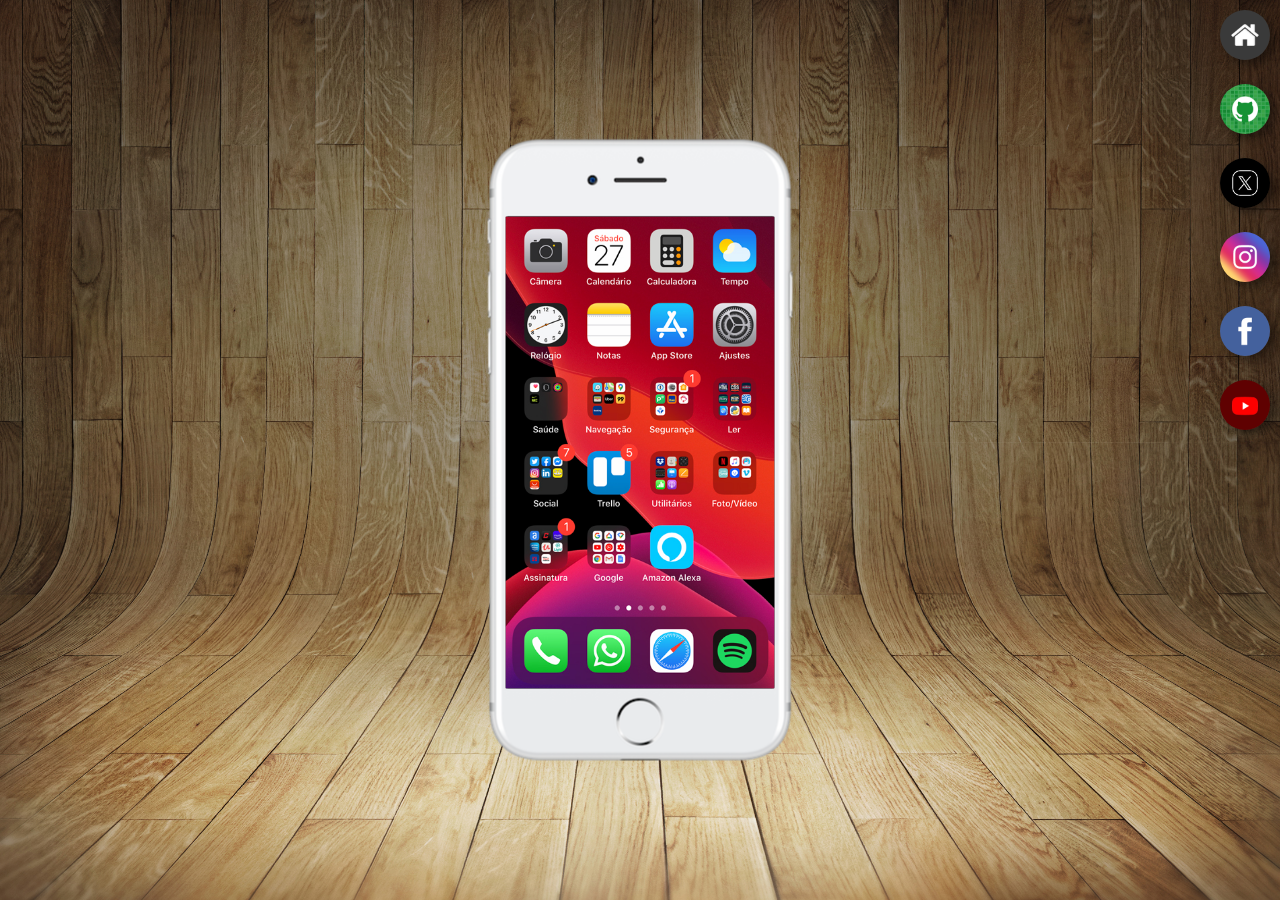
<file: index.html>
<!DOCTYPE html>
    <html lang="pt-br">
    <head>
        <meta charset="UTF-8">
        <meta name="viewport" content="width=device-width, initial-scale=1.0">
        <link rel="shortcut icon" href="imagens/favicon.ico" type="image/x-icon">
        <link rel="stylesheet" href="estilos/style.css">

        <title>Projeto Redes Sociais</title>
    </head>
    <body>
       
        <main>
            <section id="telefone">
                <iframe src="home.html" name="tela" id="tela" frameborder="0">
                    seu navegador não é compativel!
                </iframe>

            </section>
            <section id="redes-sociais">
                <a href="home.html" target="tela"><img src="imagens/logo-home.jpg" alt="home"></a><br>
                <a href="github.html" target="tela"><img src="imagens/logo-github.jpg" alt="git hub"></a><br>
                <a href="twiter.html" target="tela"><img src="imagens/logo-twitter.avif" alt="twiter"></a><br>
                <a href="instagran.html" target="tela"><img src="imagens/logo-instagram.jpg" alt="instagram"></a><br>
                <a href="face.html" target="tela"><img src="imagens/logo-facebook.jpg" alt="facebook"></a><br>
                <a href="youtube.html" target="tela"><img src="imagens/logo-youtube.jpg" alt="youtube"></a>

            </section>
        </main>
        
    </body>
    </html>
</file>
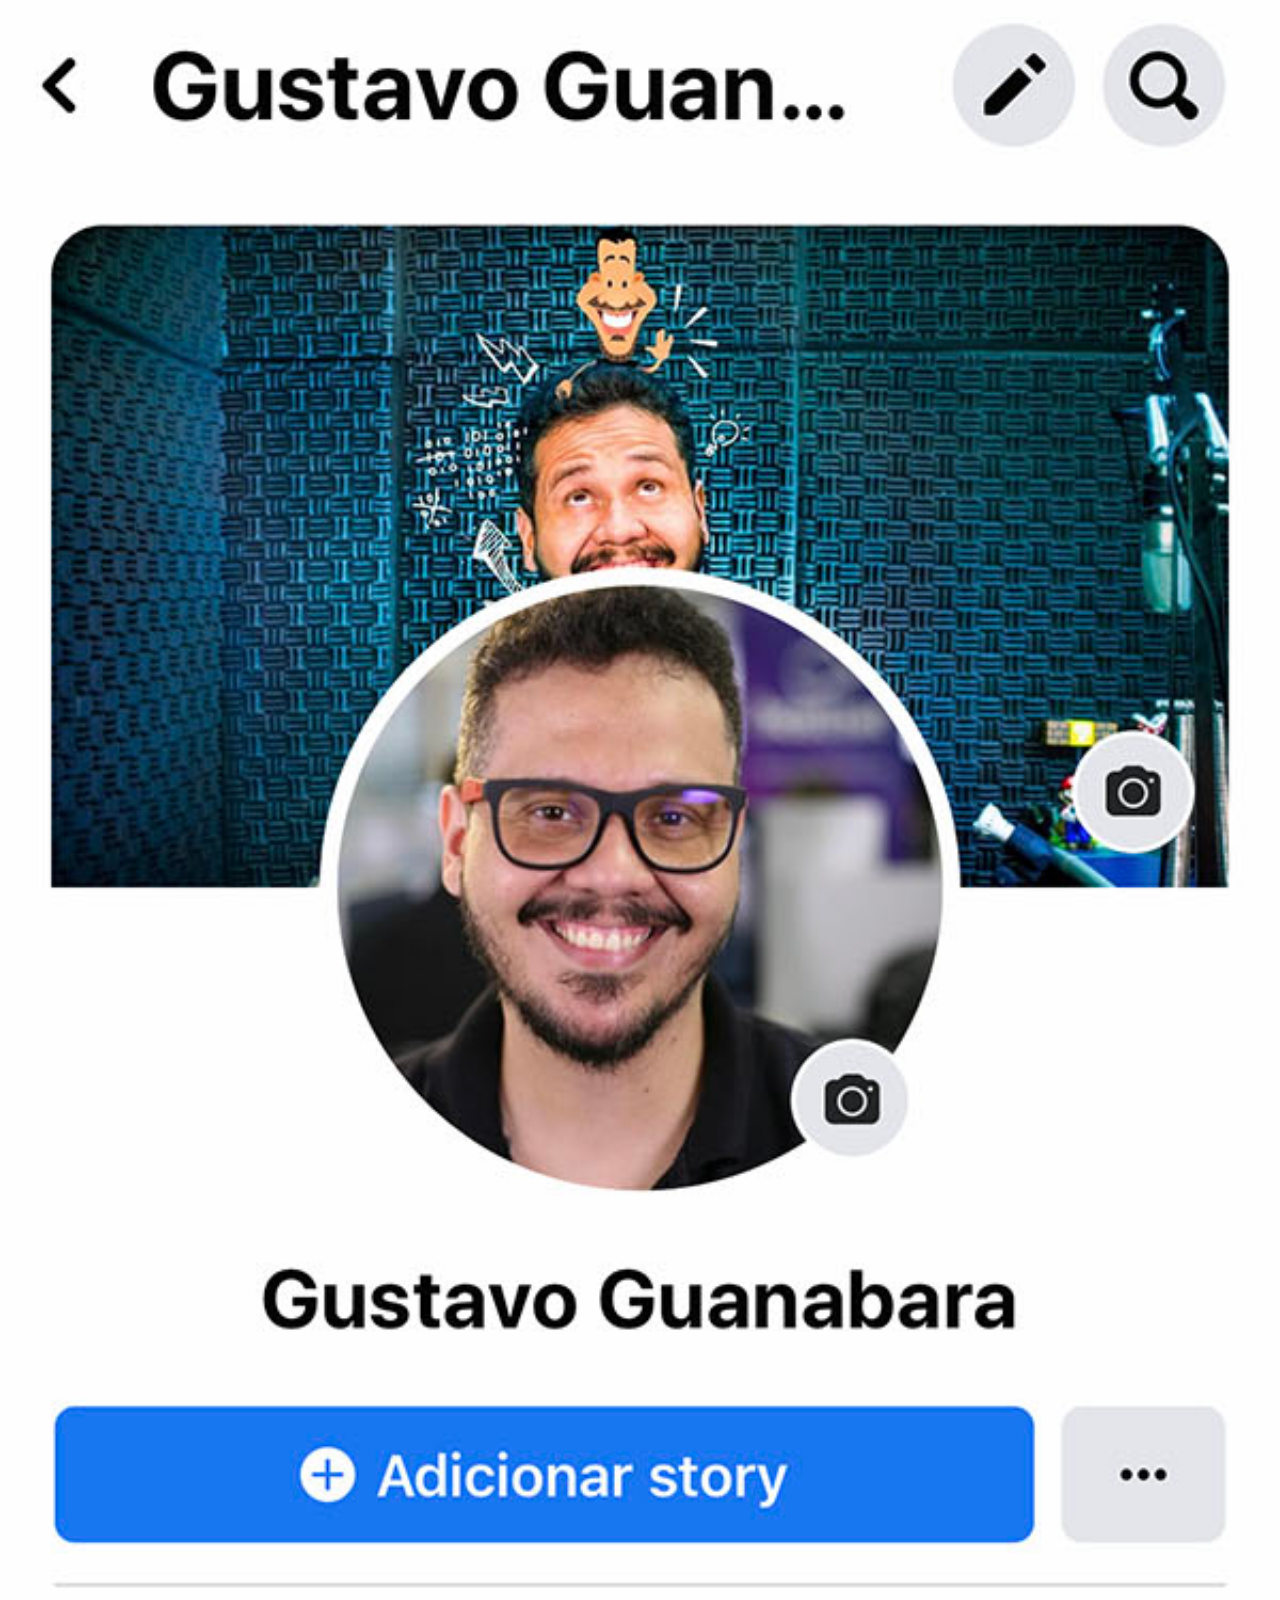
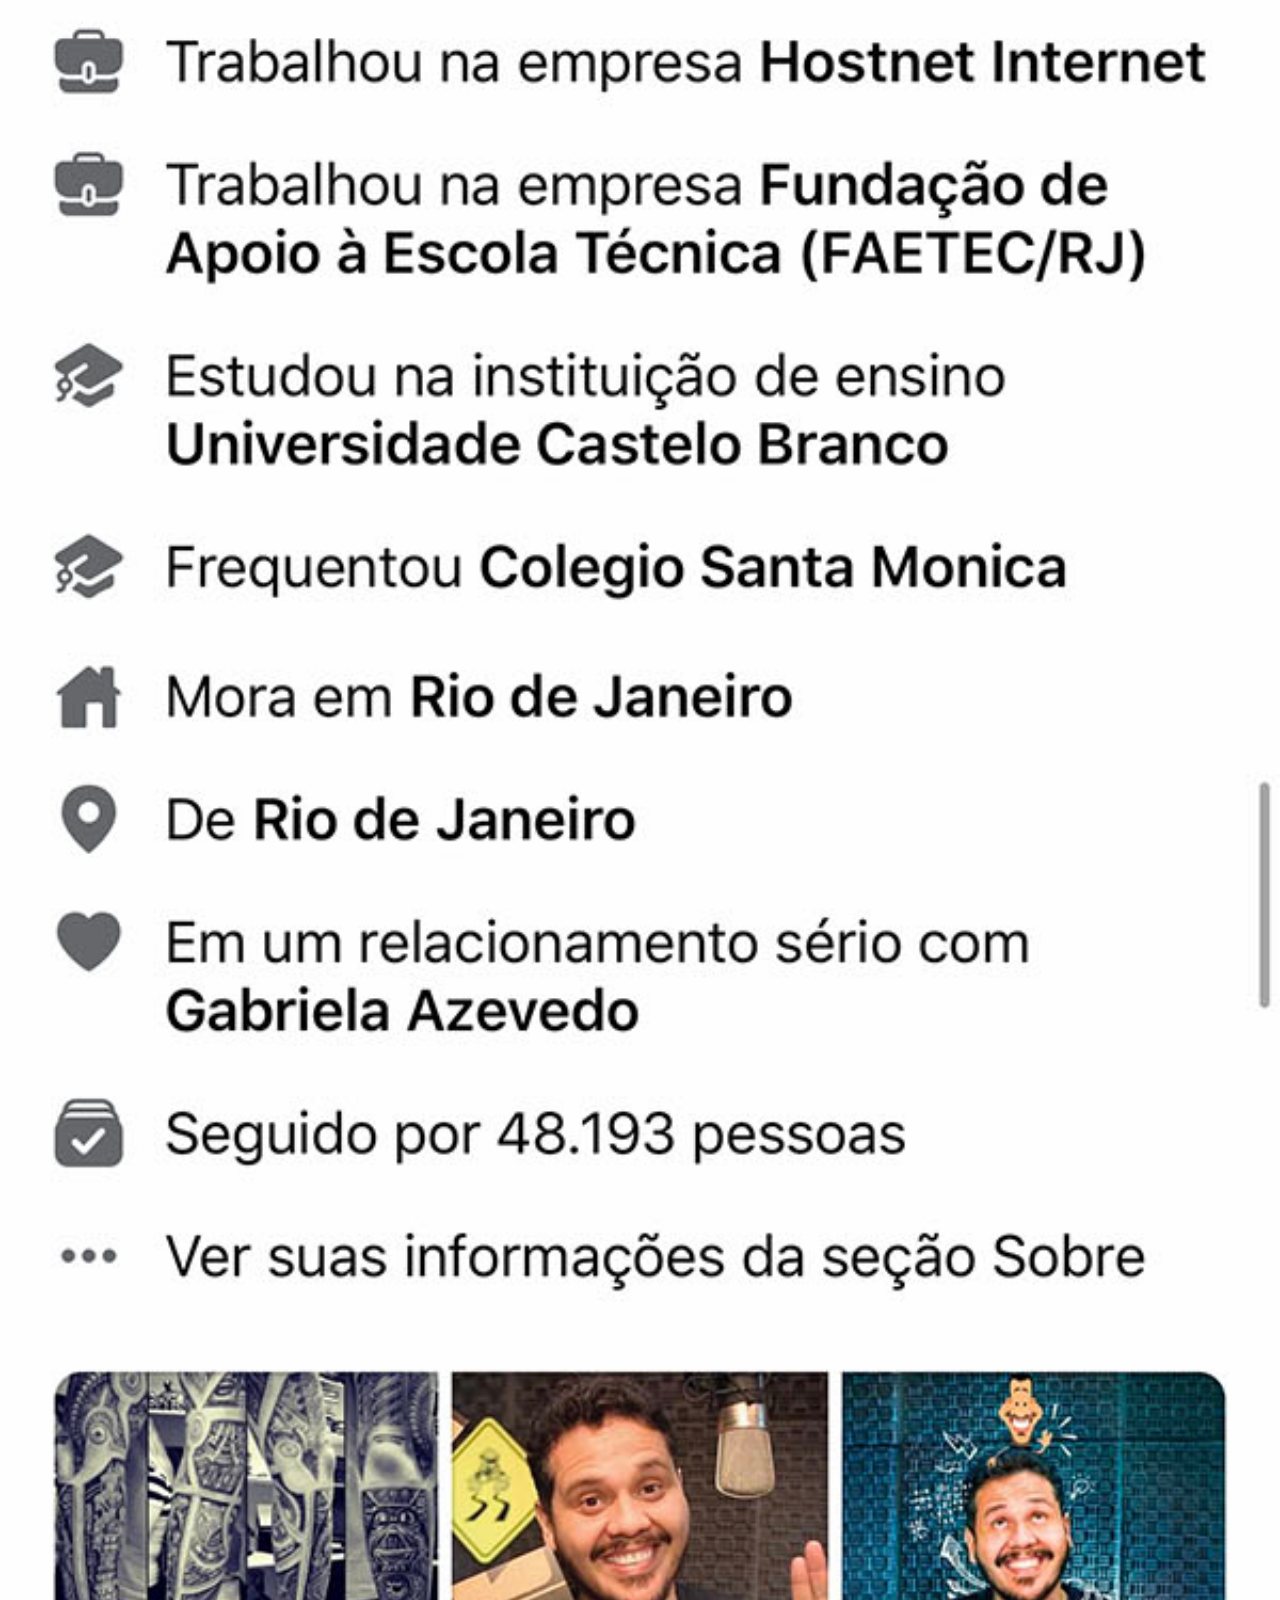
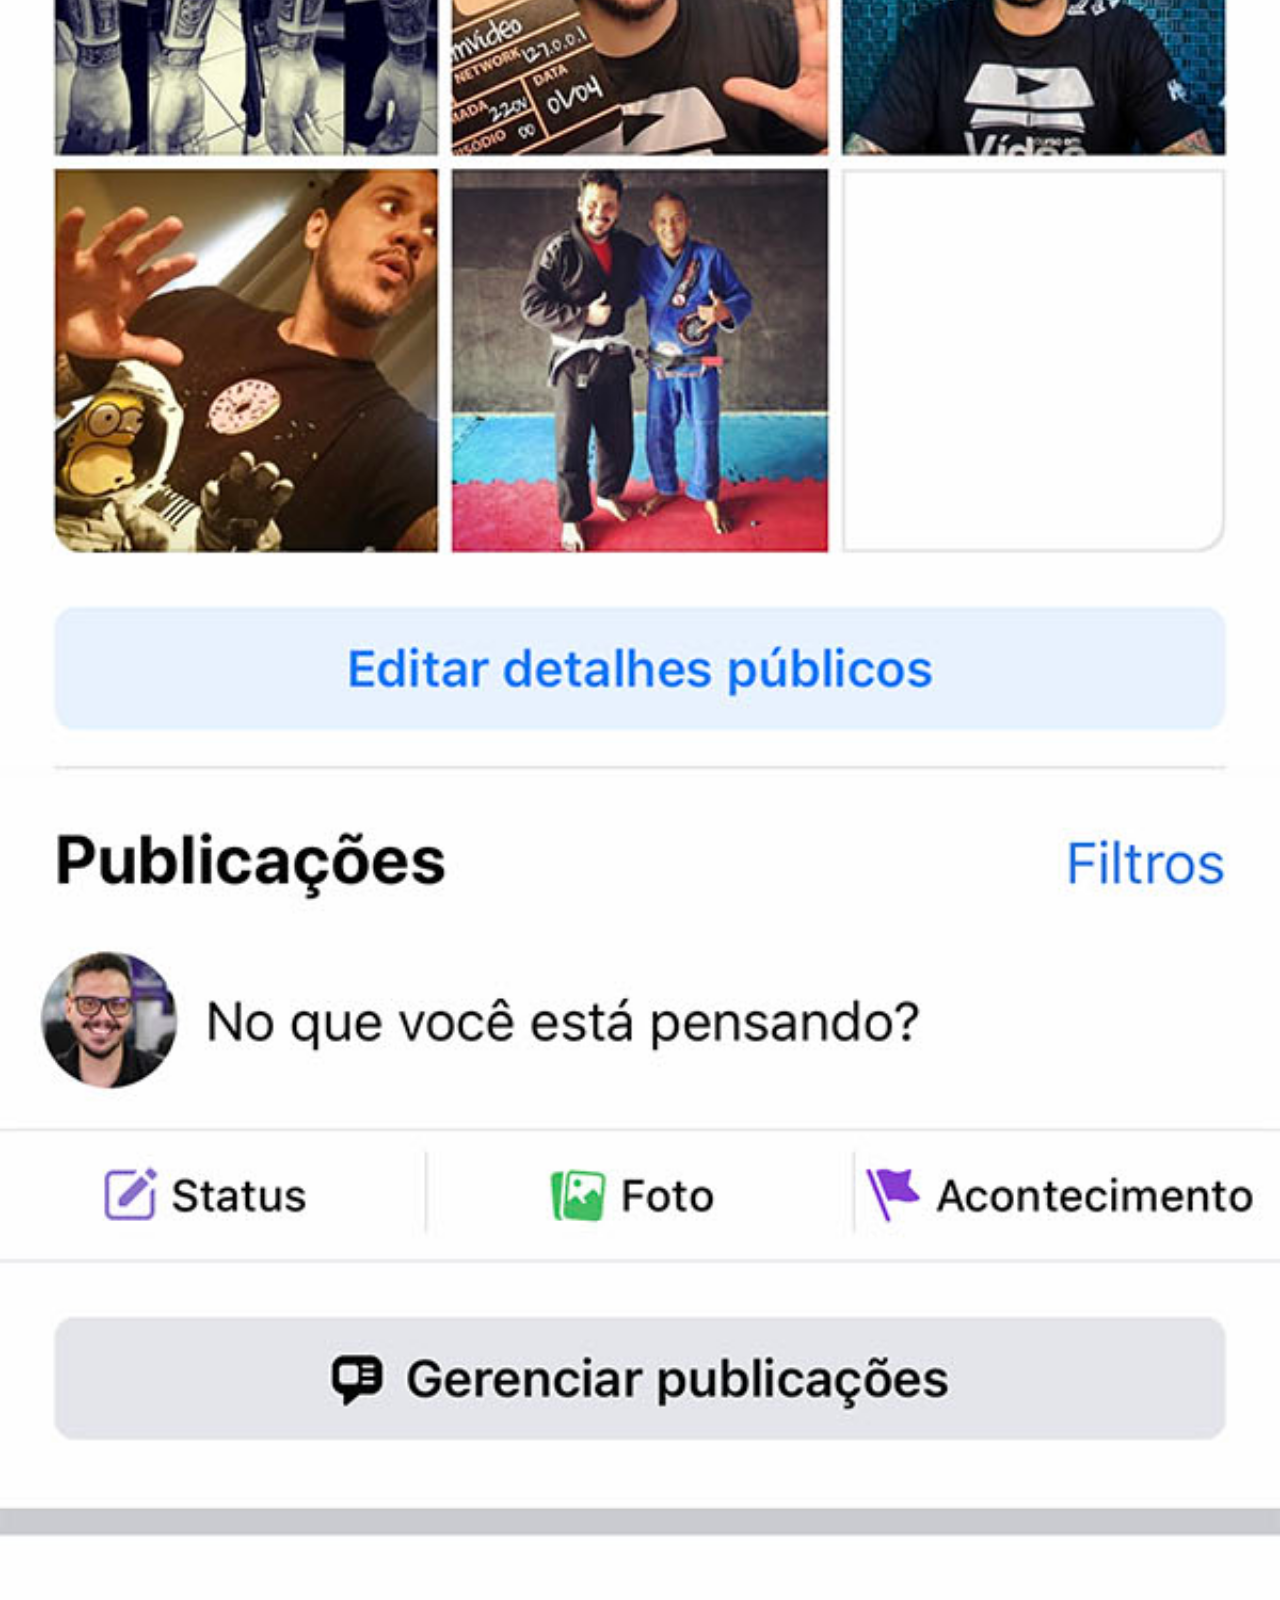
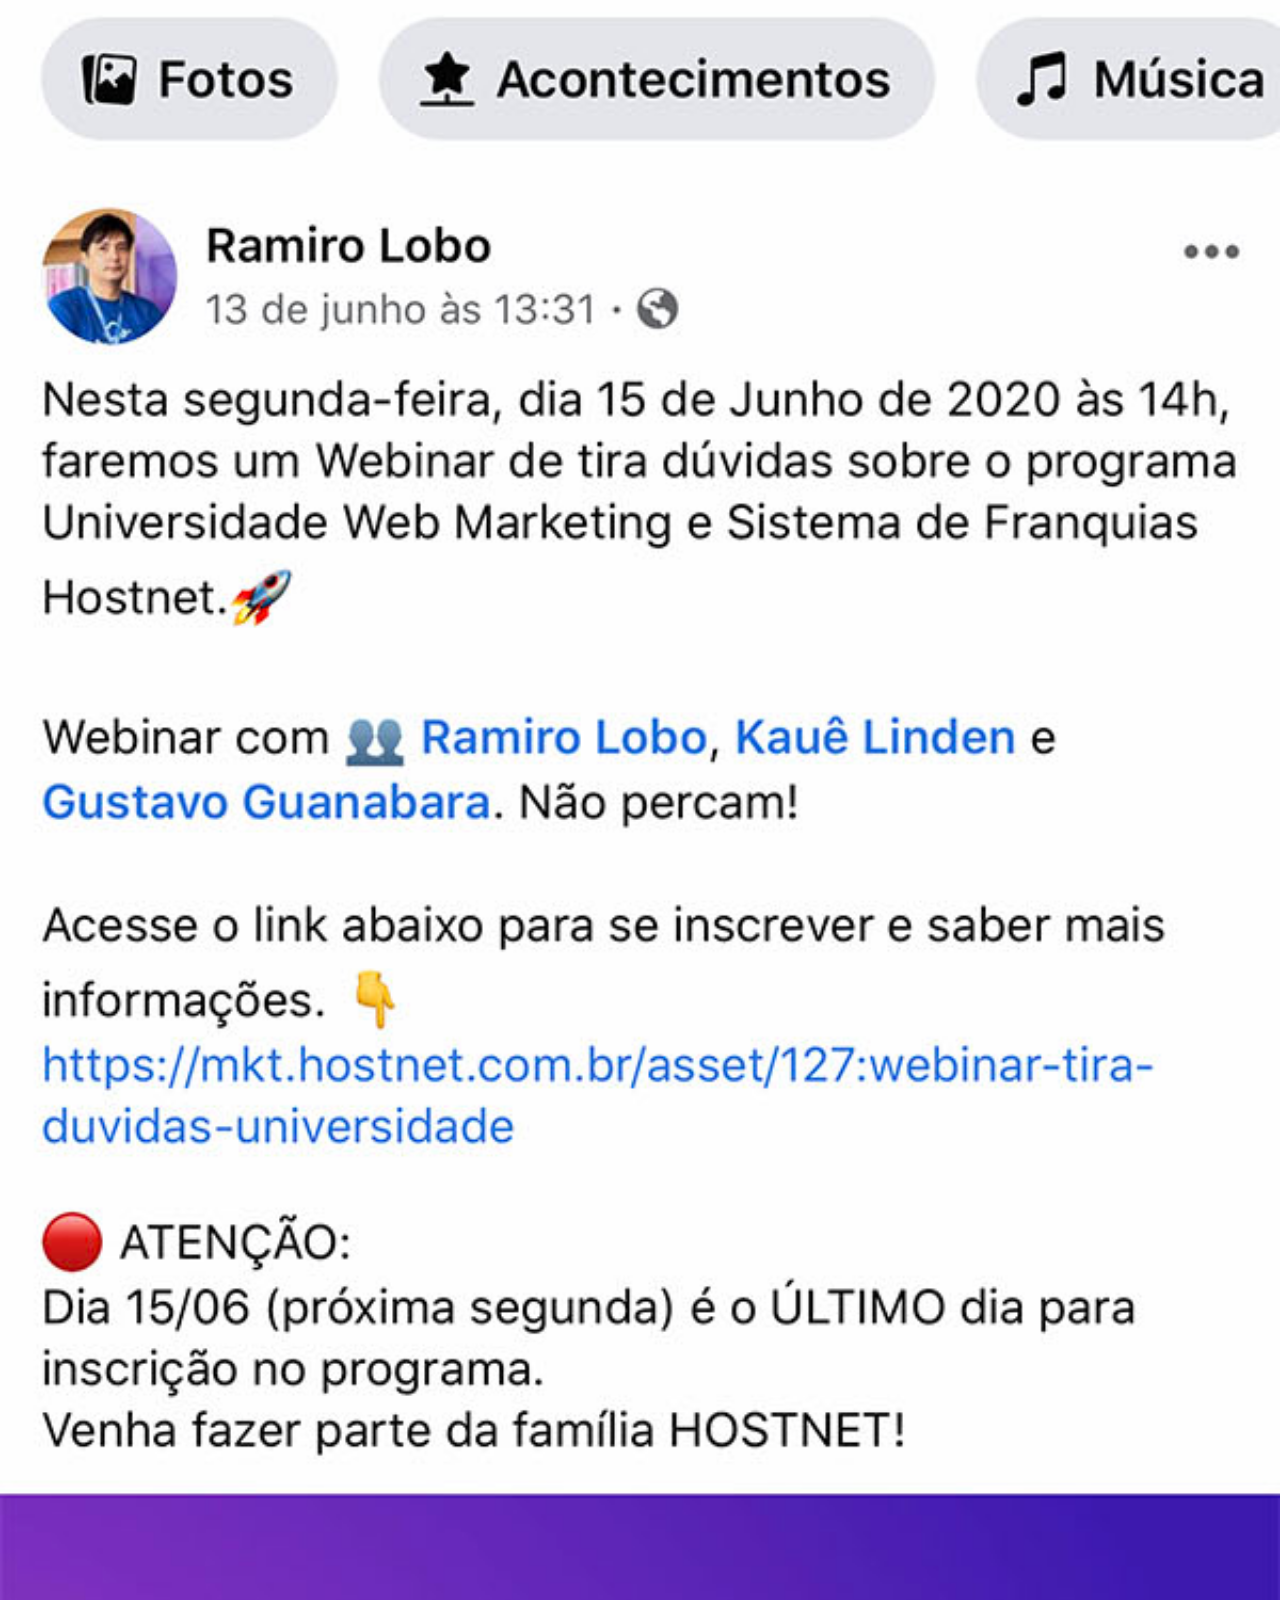
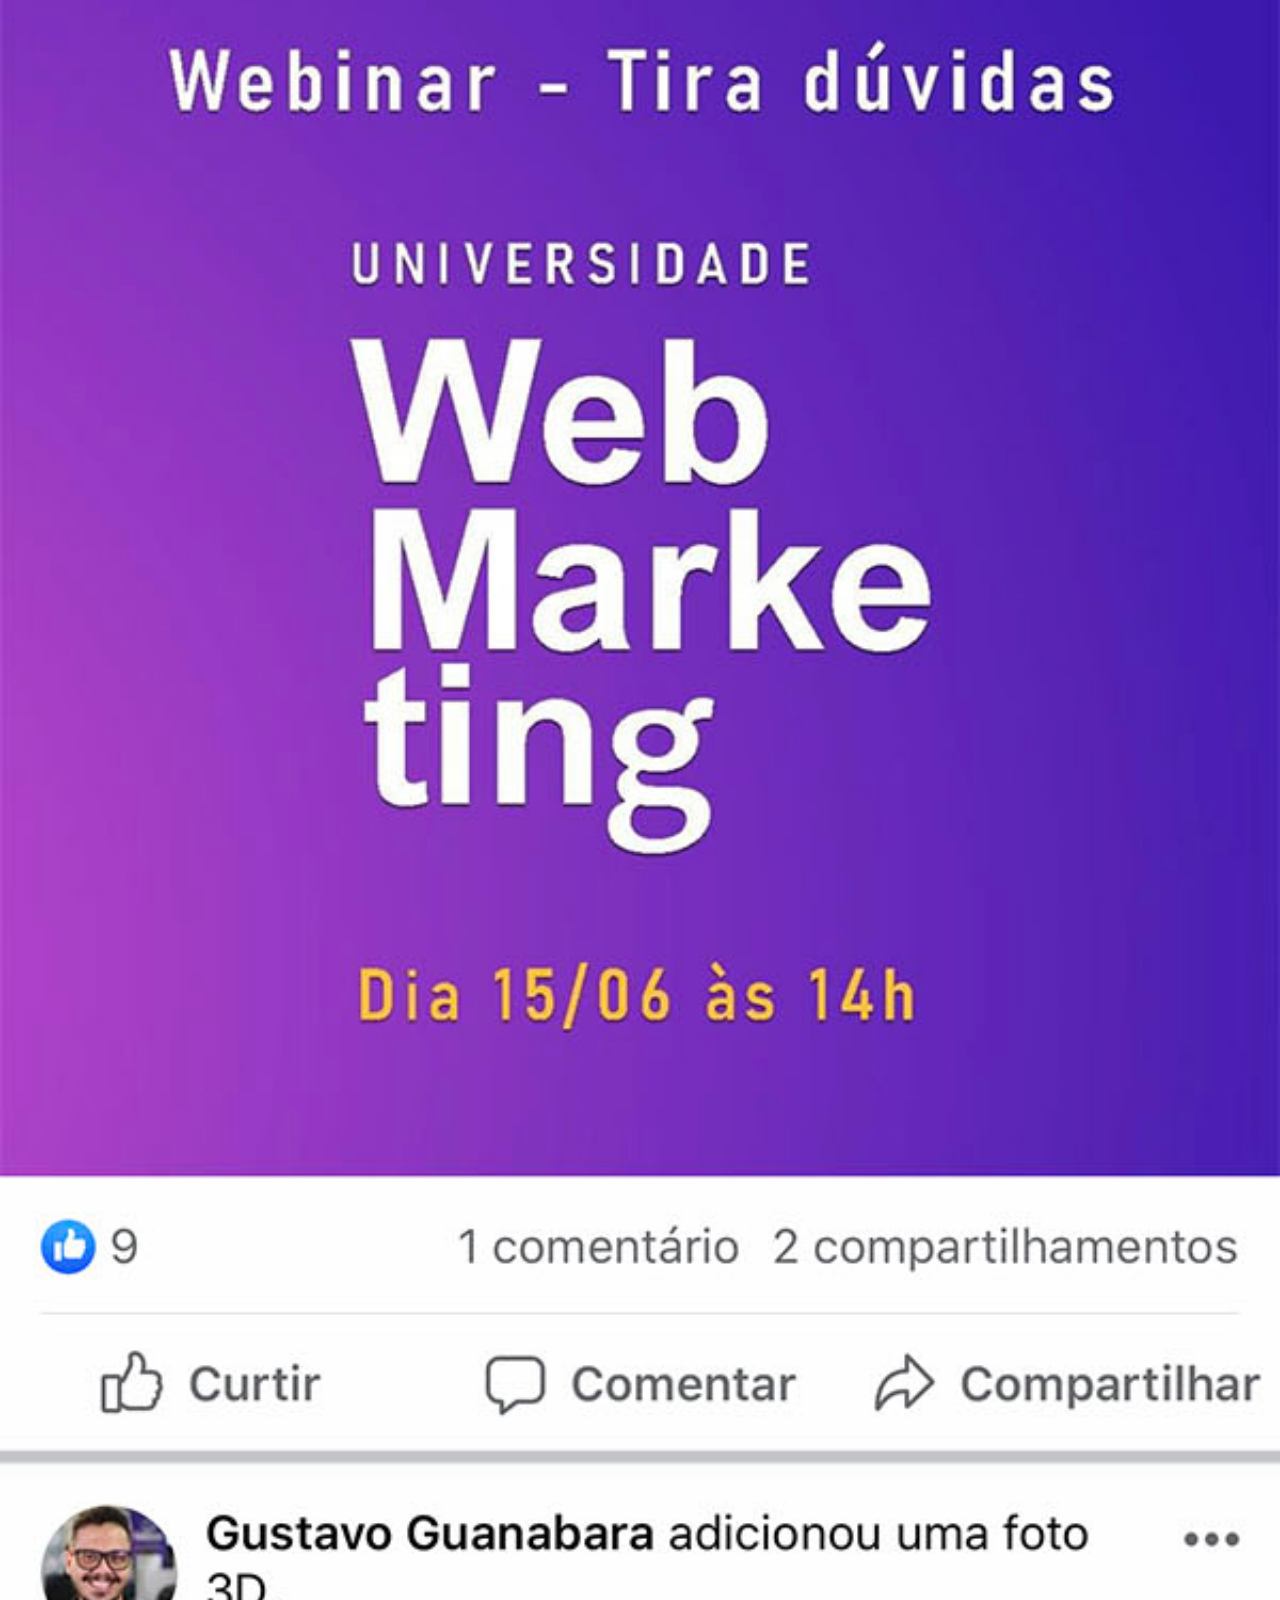
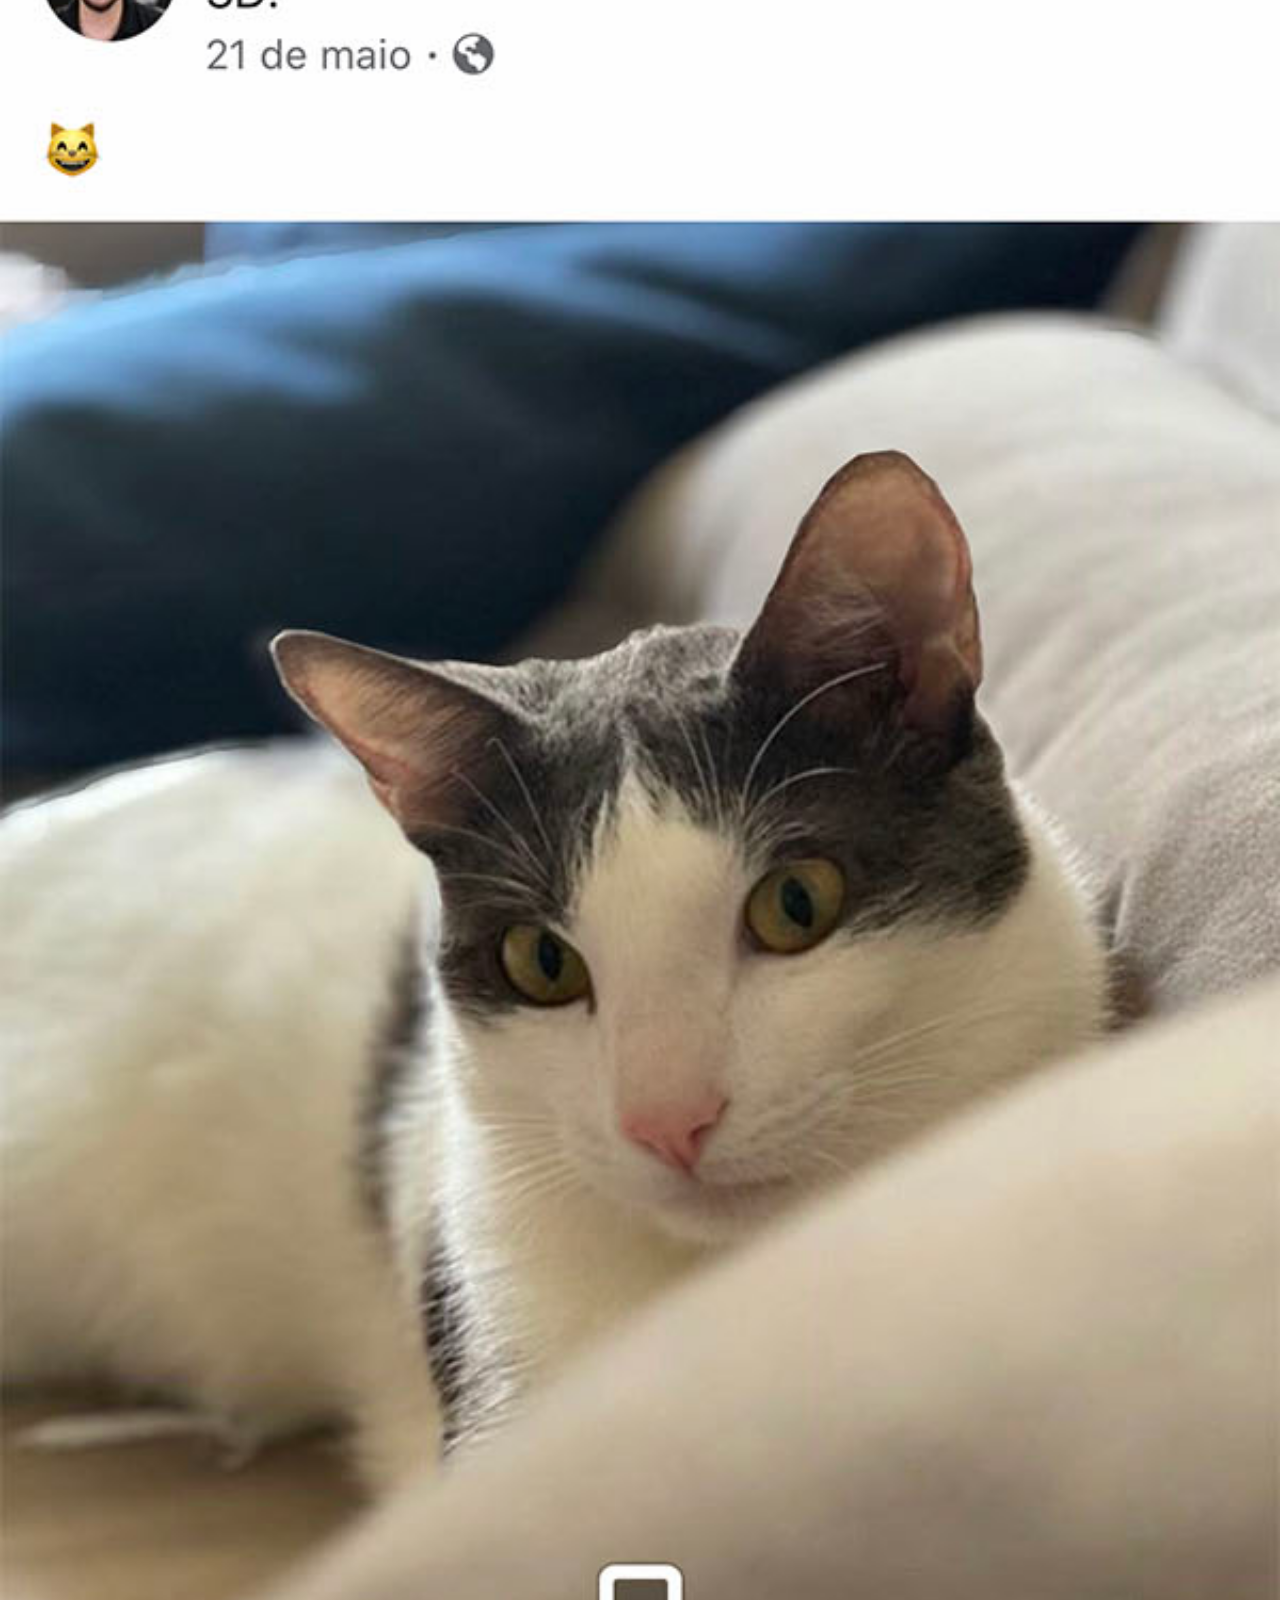
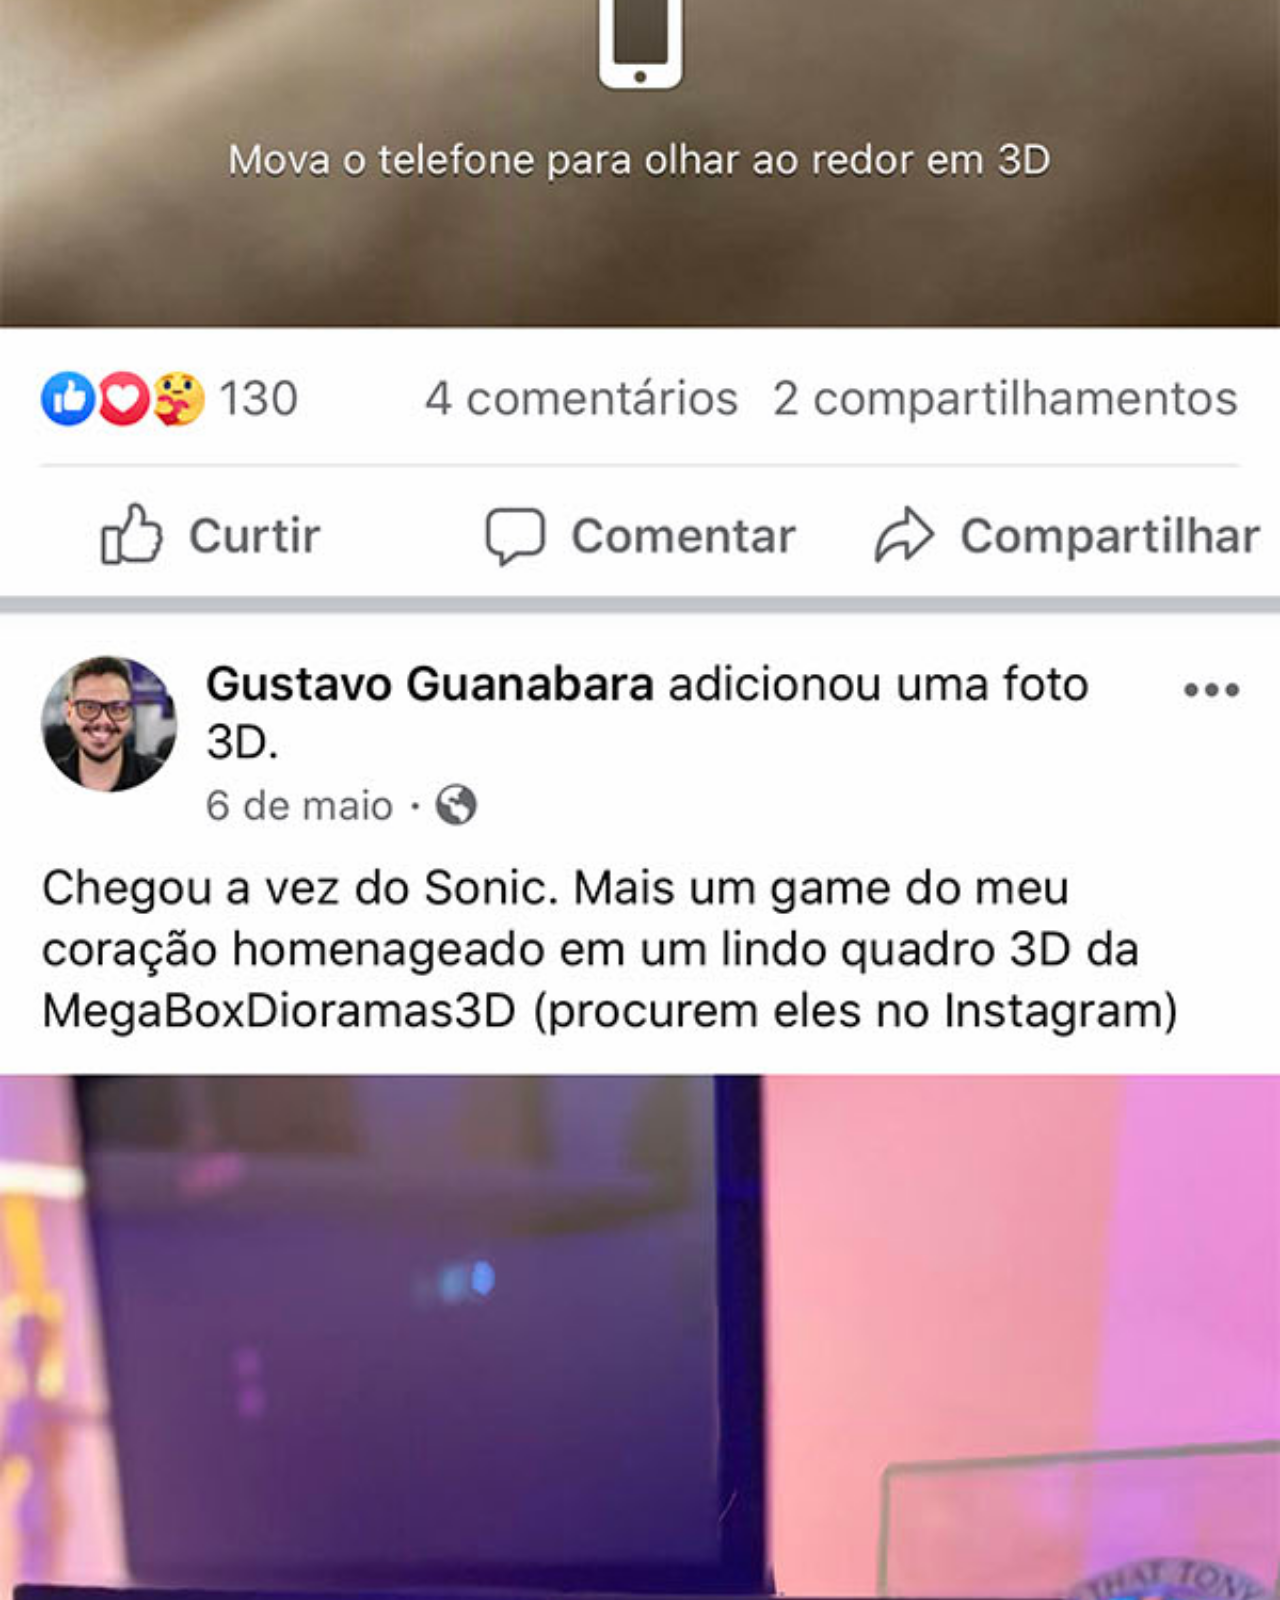
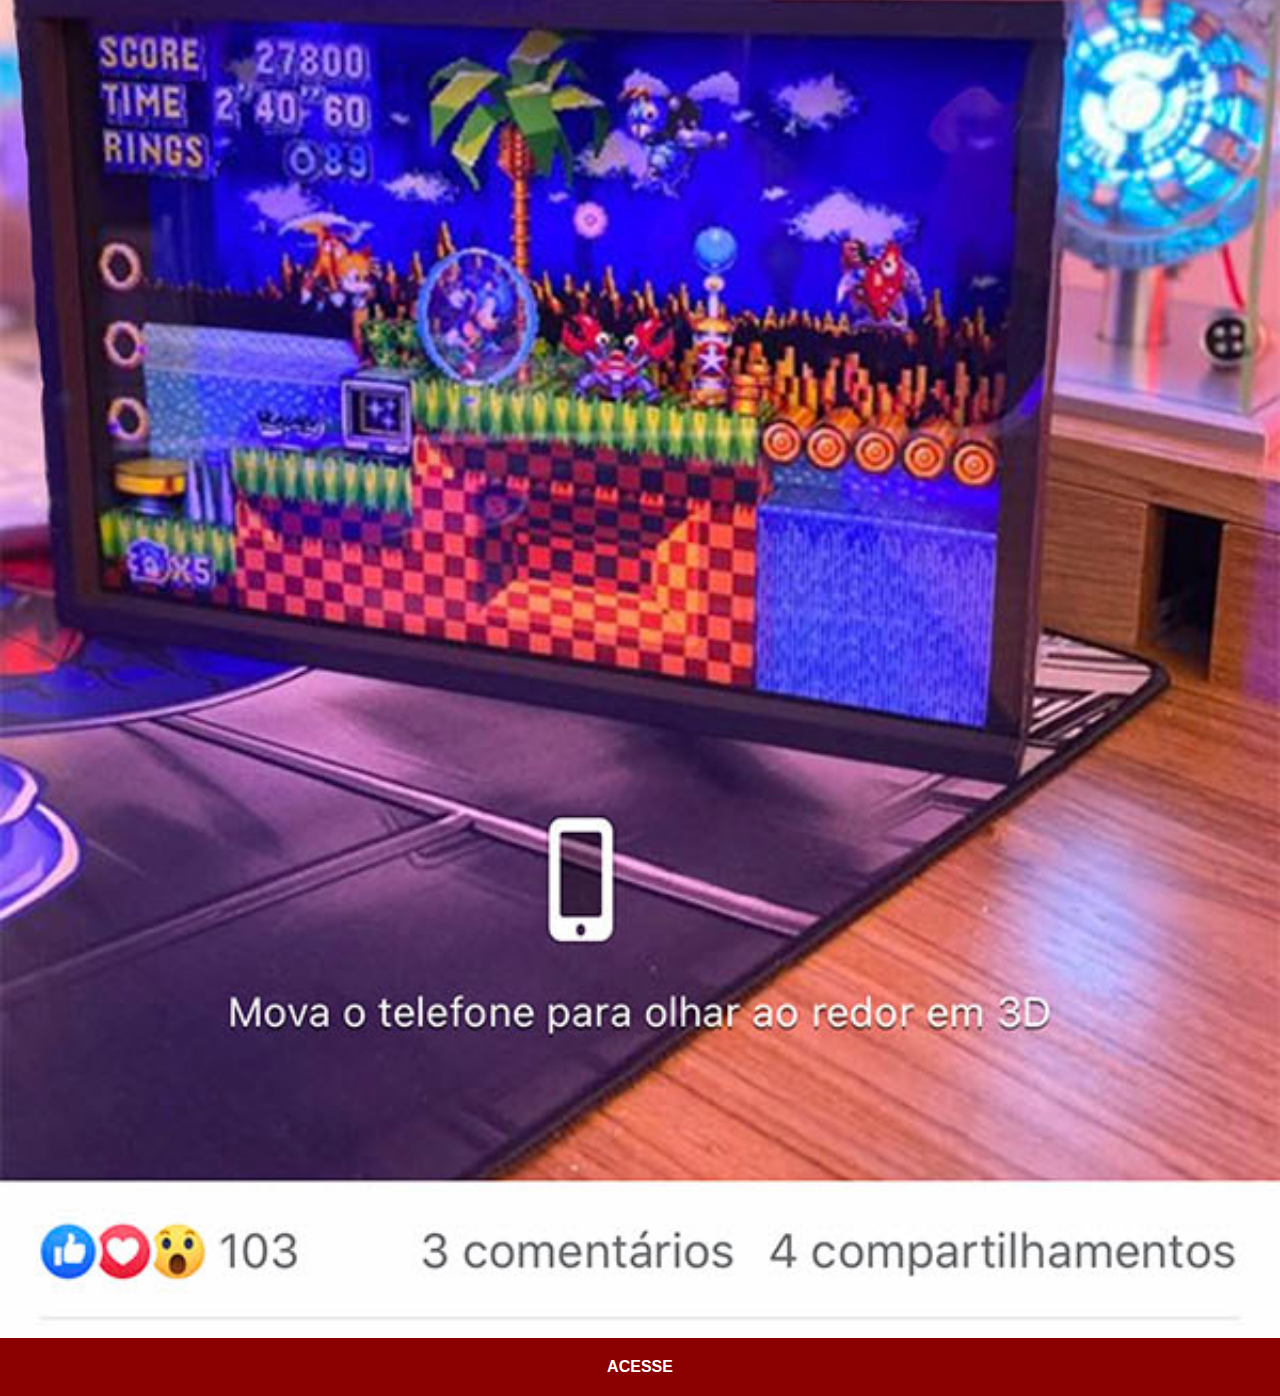
<file: face.html>
<!DOCTYPE html>
<html lang="pt-br">
<head>
    <meta charset="UTF-8">
    <meta name="viewport" content="width=device-width, initial-scale=1.0">
    <title>facebook</title>
    <link rel="stylesheet" href="estilos/social.css">
</head>
<body>
    <img src="imagens/tela-facebook.jpg" alt="facebook">
    <a href="https://www.linkedin.com/feed/" target="_blank">ACESSE</a>
    
</body>
</html>
</file>
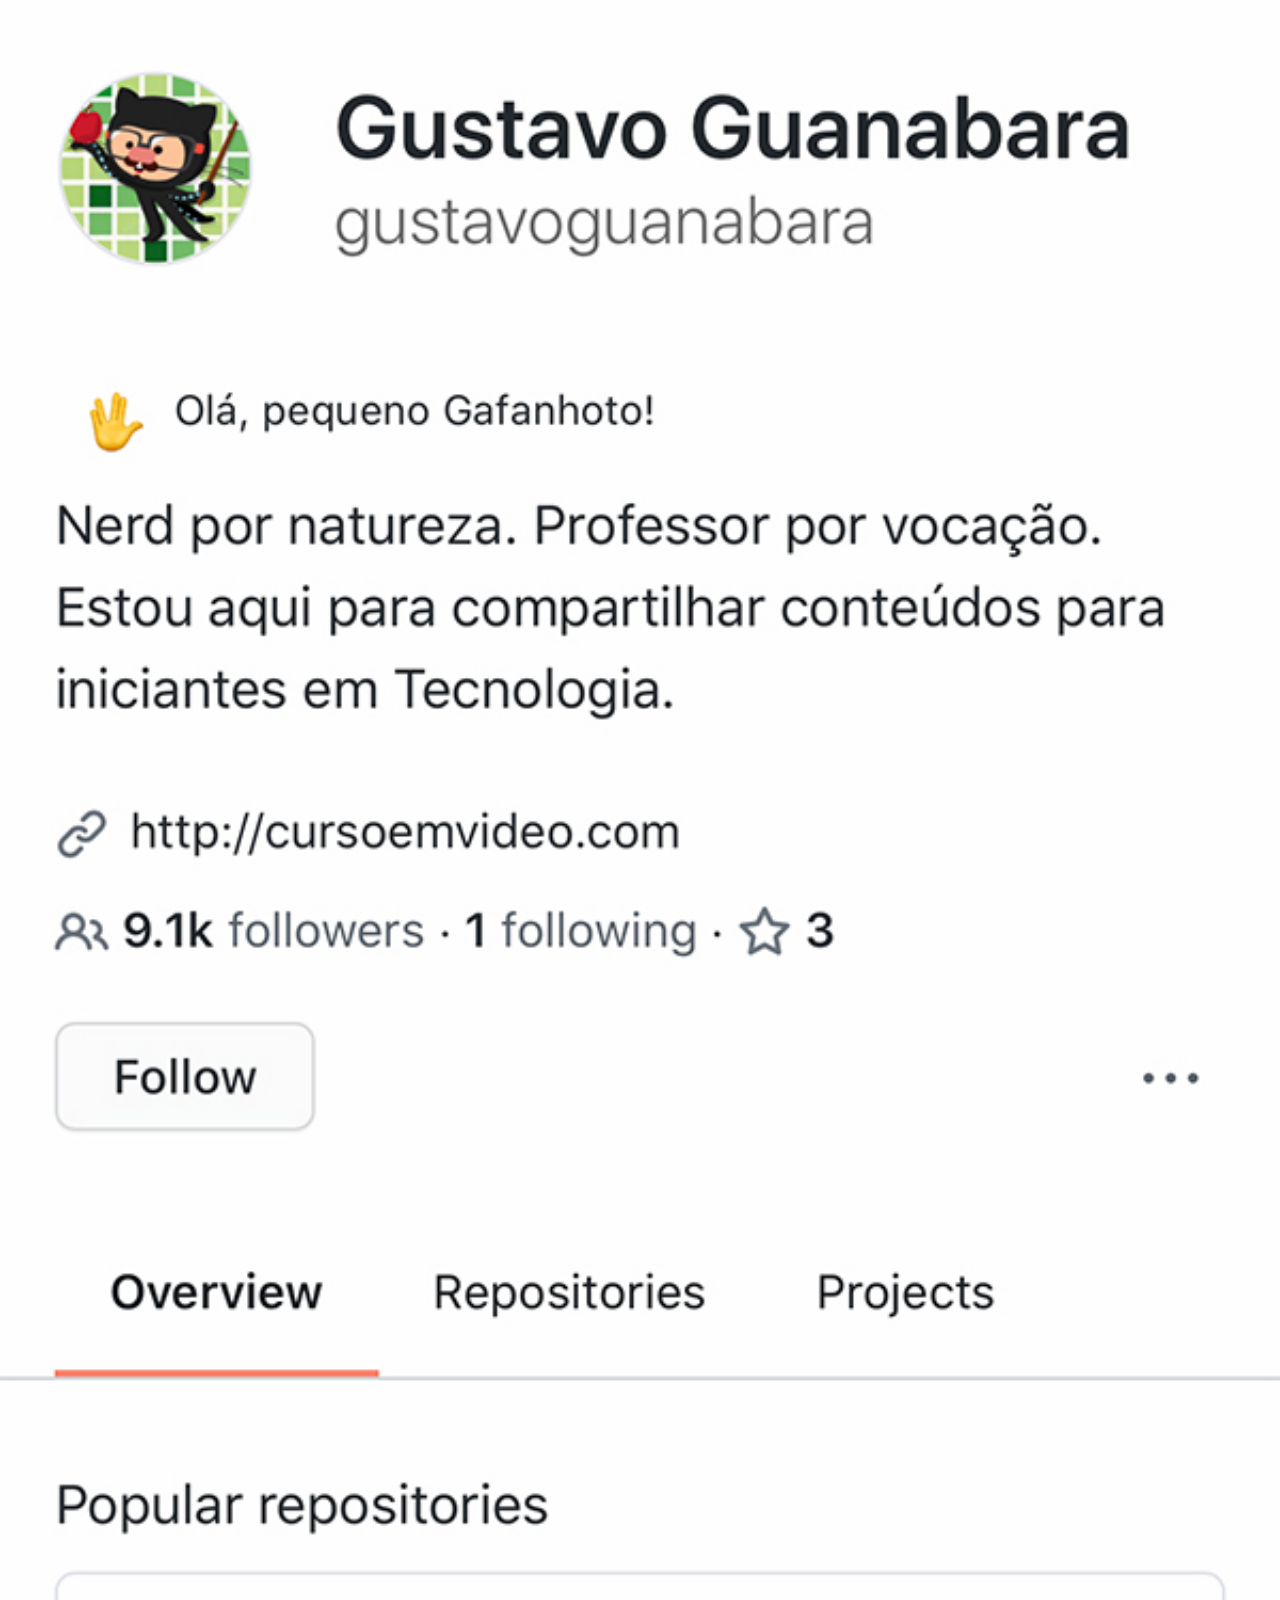
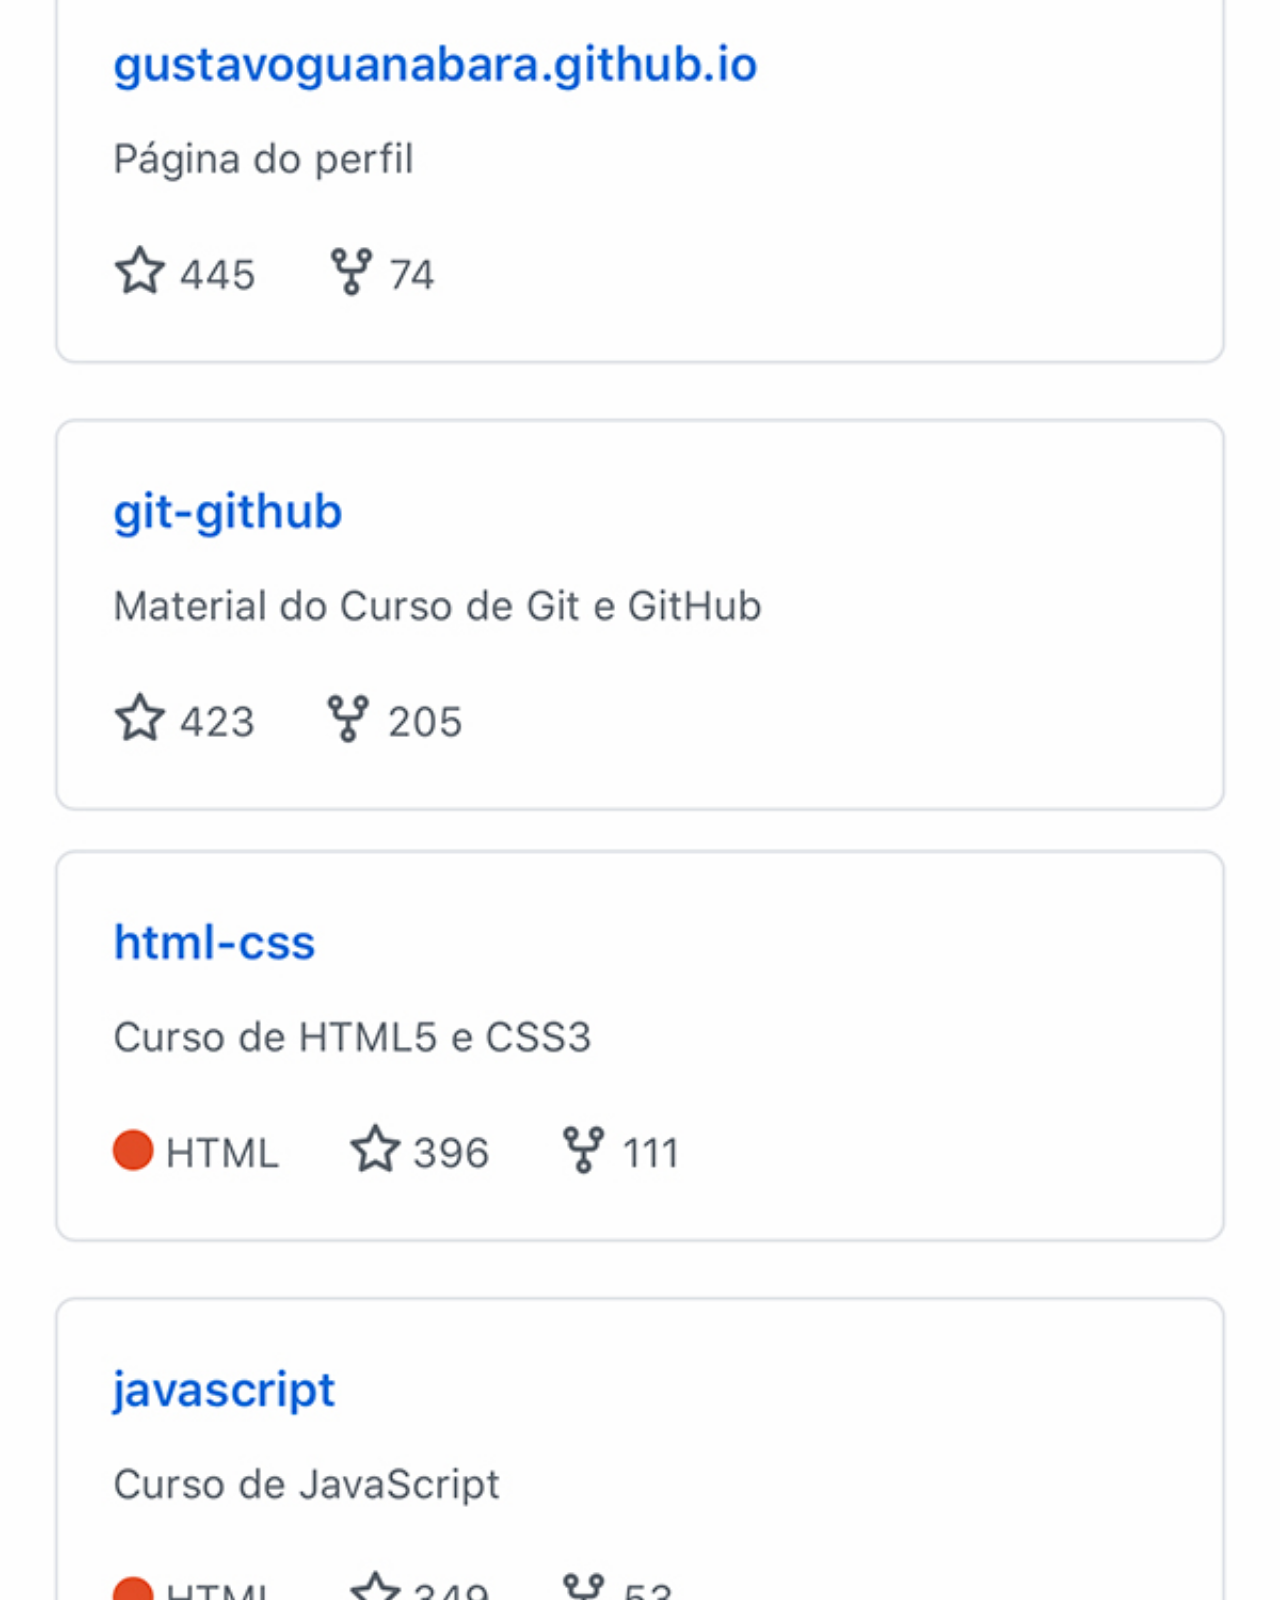
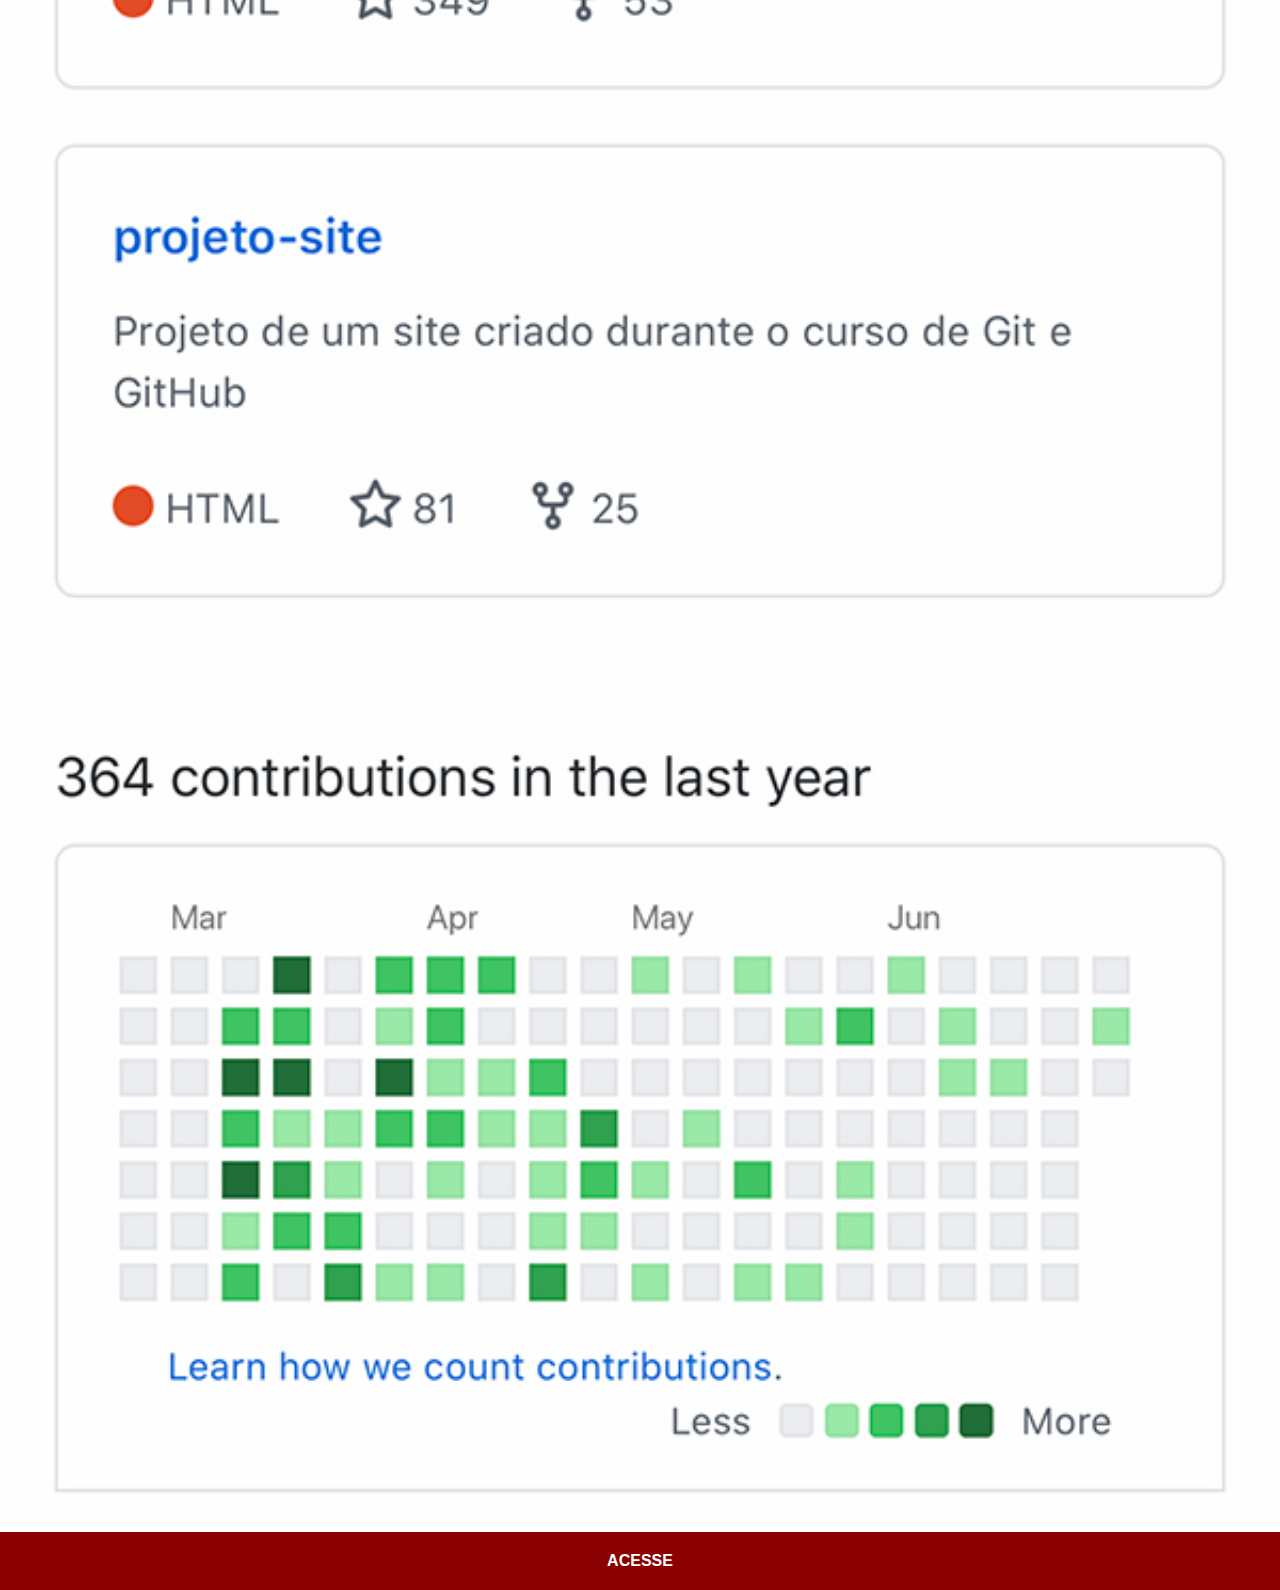
<file: github.html>
<!DOCTYPE html>
<html lang="pt-br">
<head>
    <meta charset="UTF-8">
    <meta name="viewport" content="width=device-width, initial-scale=1.0">
    <title>git hub</title>
    <link rel="stylesheet" href="estilos/social.css">
</head>

<body>

    <img src="imagens/tela-github.jpg" alt="git-hub">
    <a href="https://github.com/RicardoFerreira47?tab=repositories " target= "_blank">ACESSE</a>

    
</body>
</html>
</file>
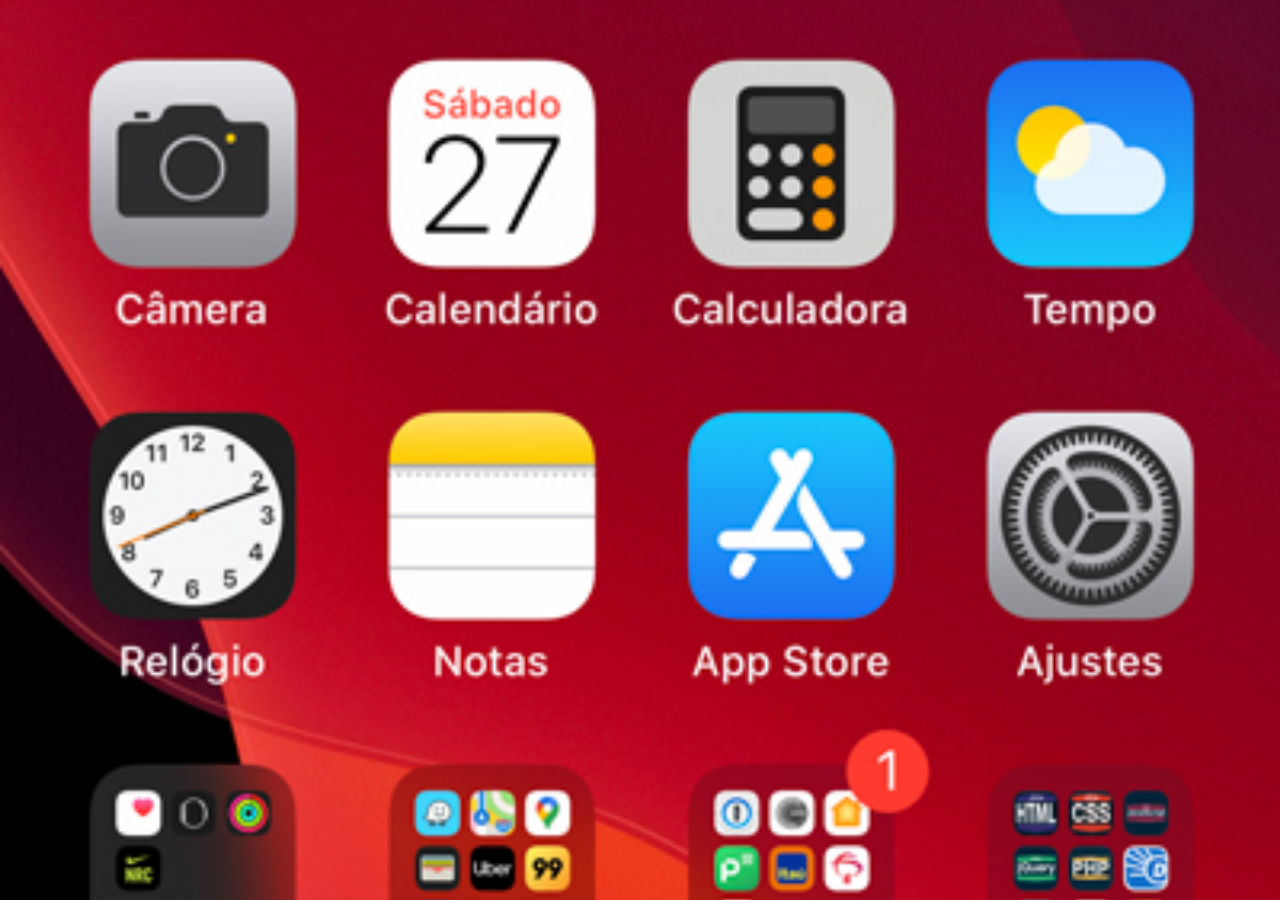
<file: home.html>
<!DOCTYPE html>
<html lang="pt-br">
<head>
    <meta charset="UTF-8">
    <meta name="viewport" content="width=device-width, initial-scale=1.0">
    <title>home</title>
</head>

    <style>
        *{
            margin: 0px;
            padding: 0px;
        }
        body{

            width: 100vw;
            height: 100vh;
            background: black url(imagens/tela-home.jpg) no-repeat top center;
            background-size: cover;
        }

    </style>

<body>
    
</body>
</html>
</file>
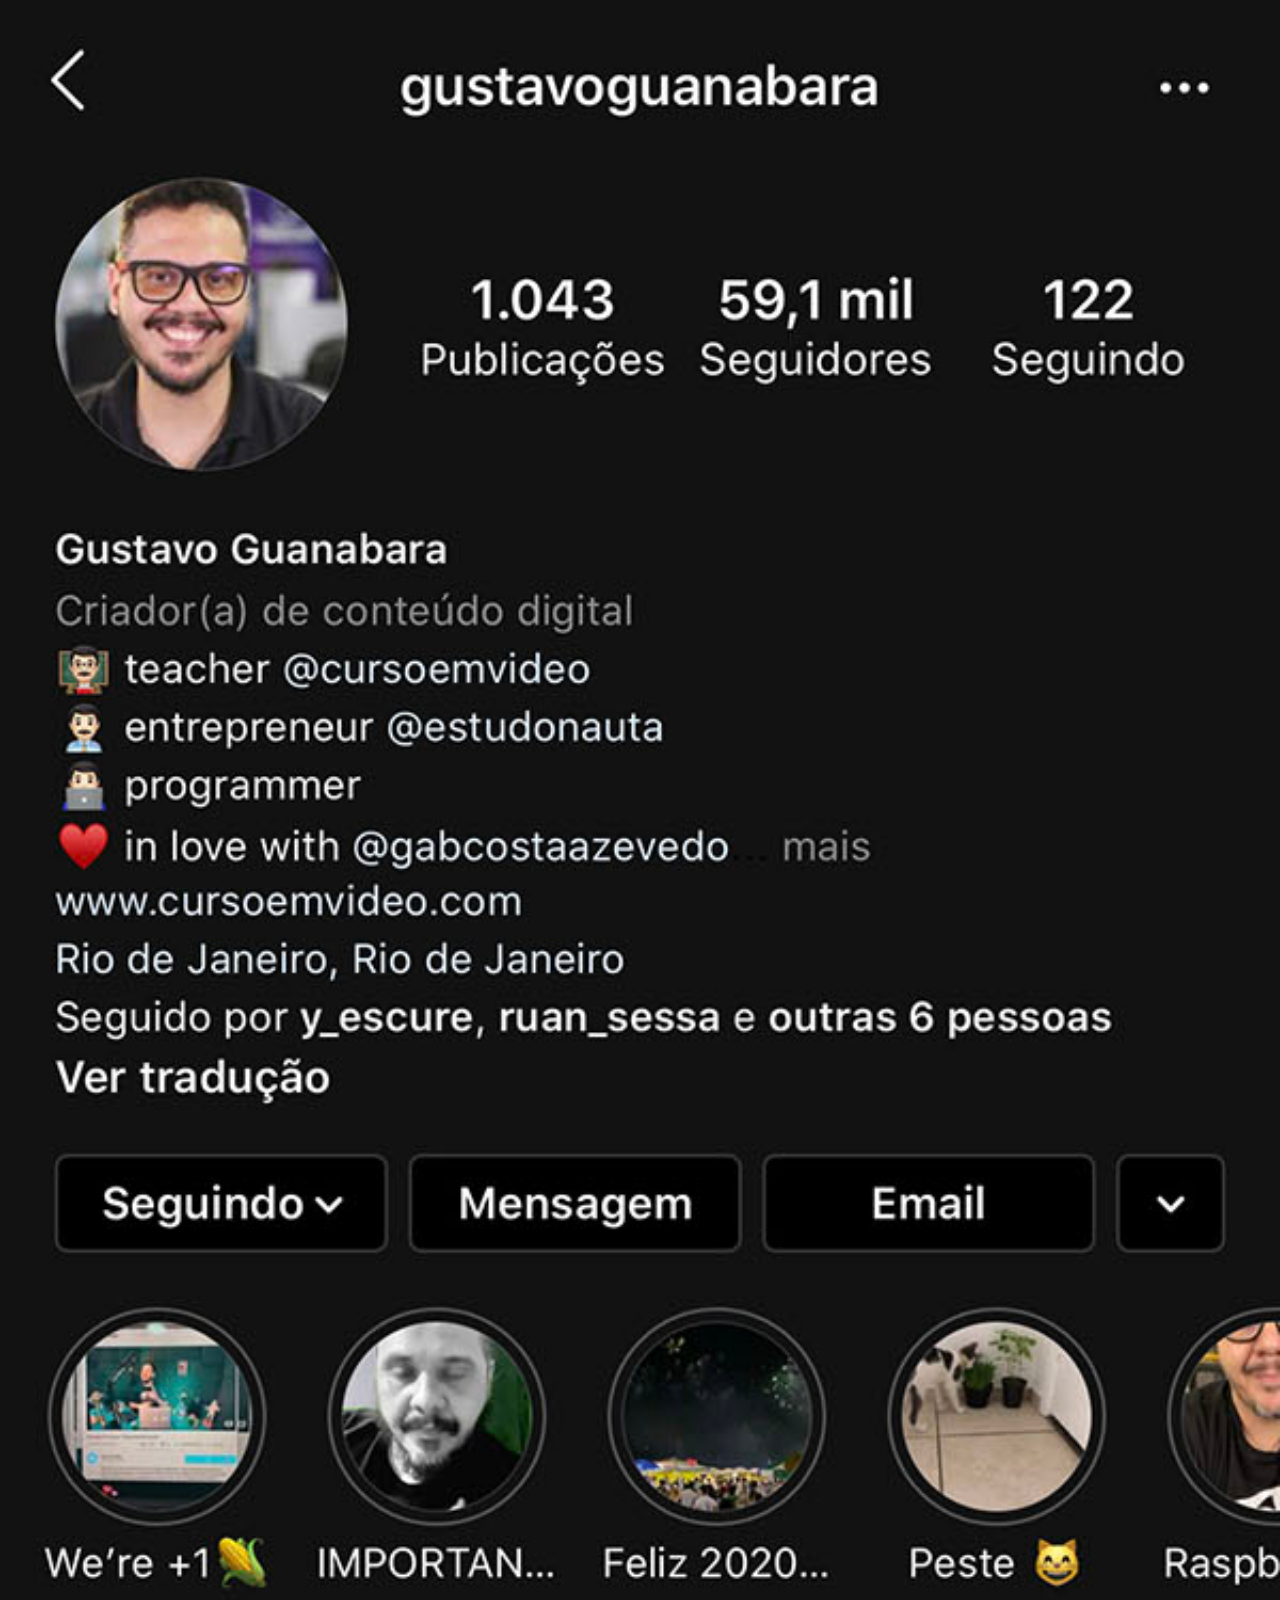
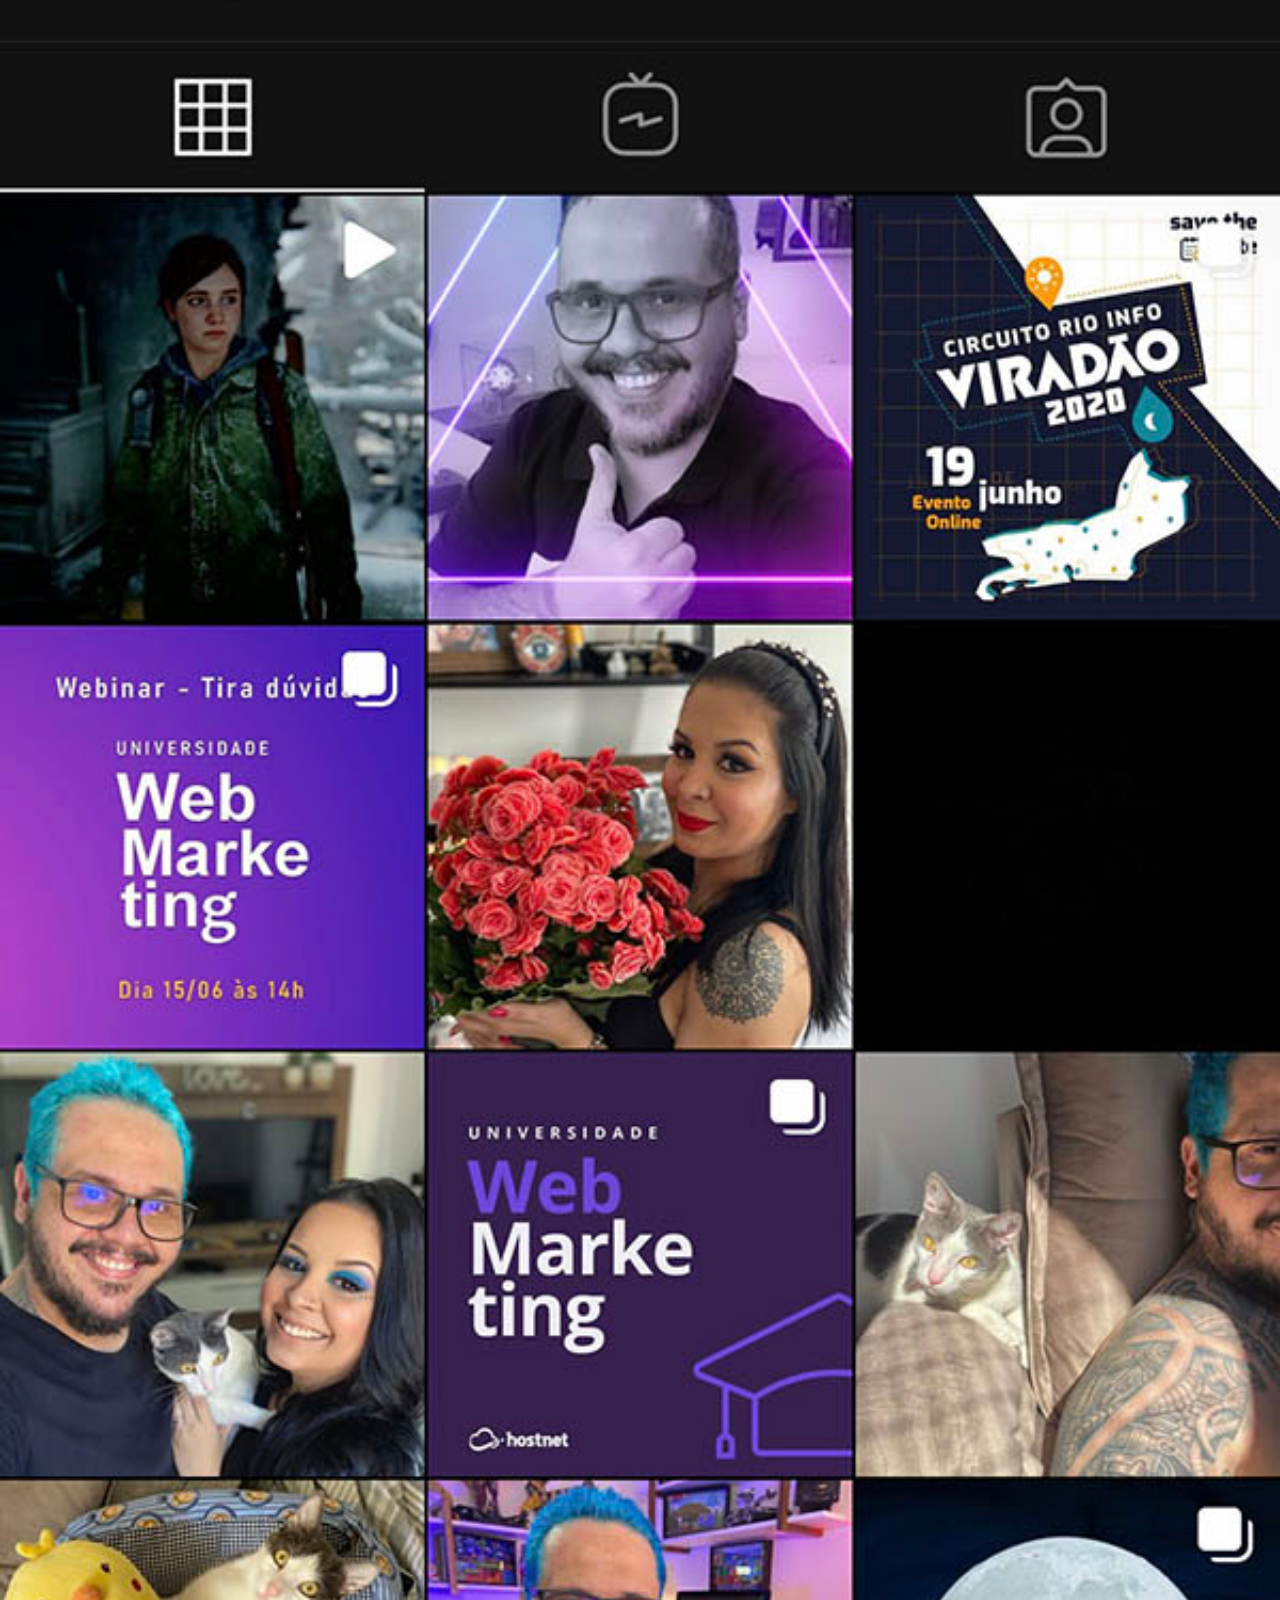
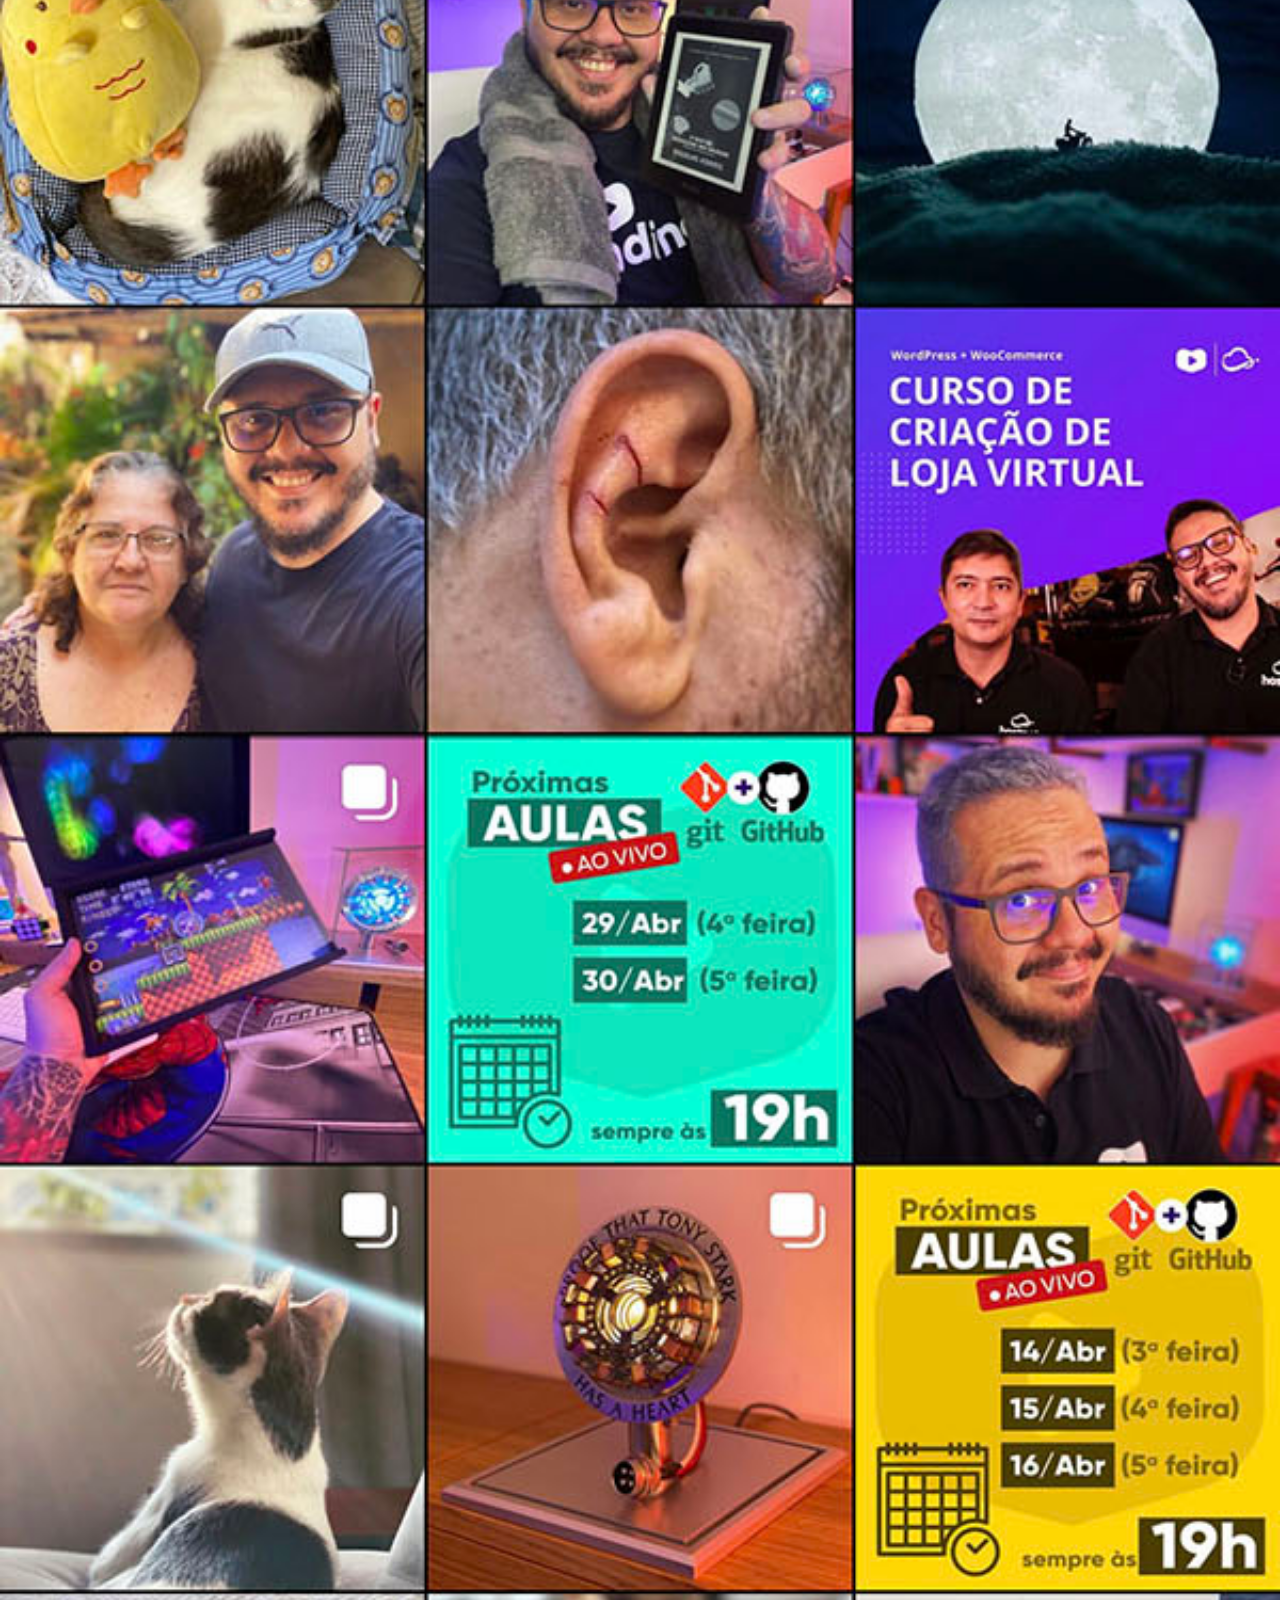
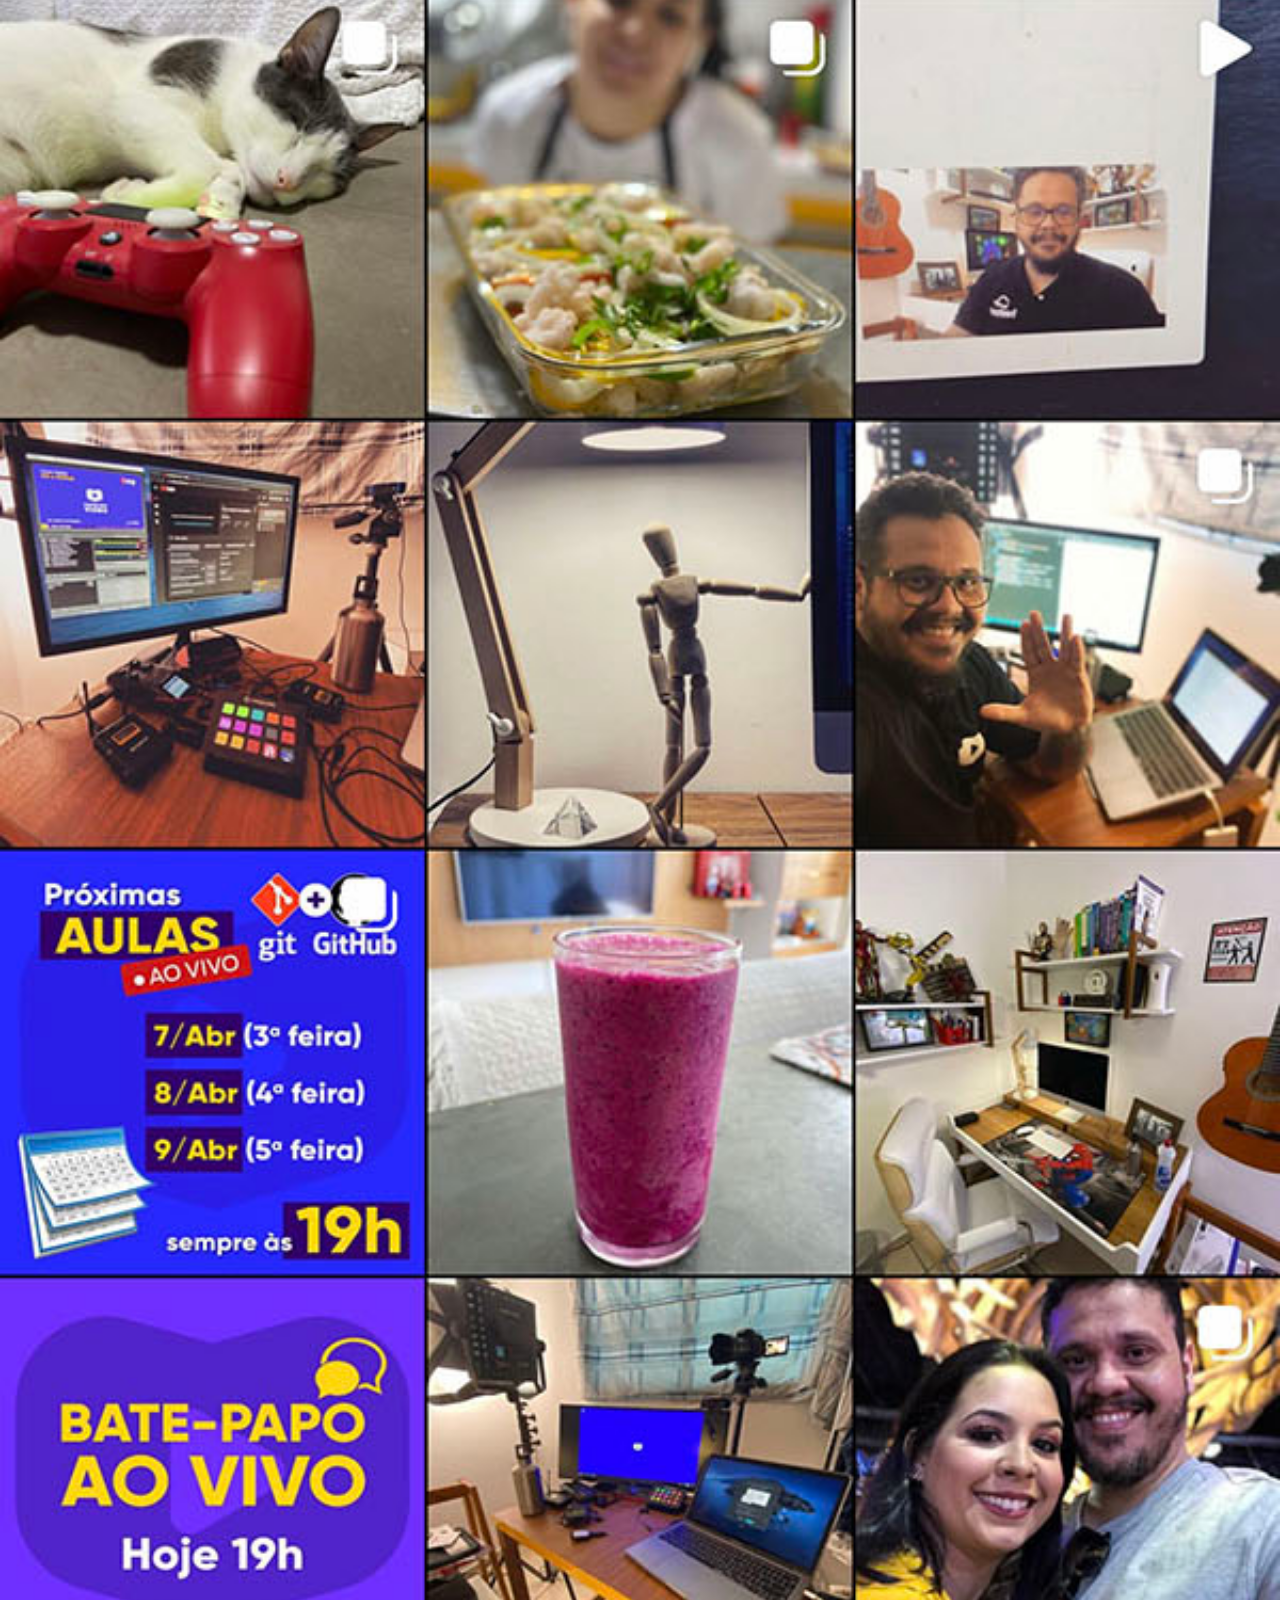
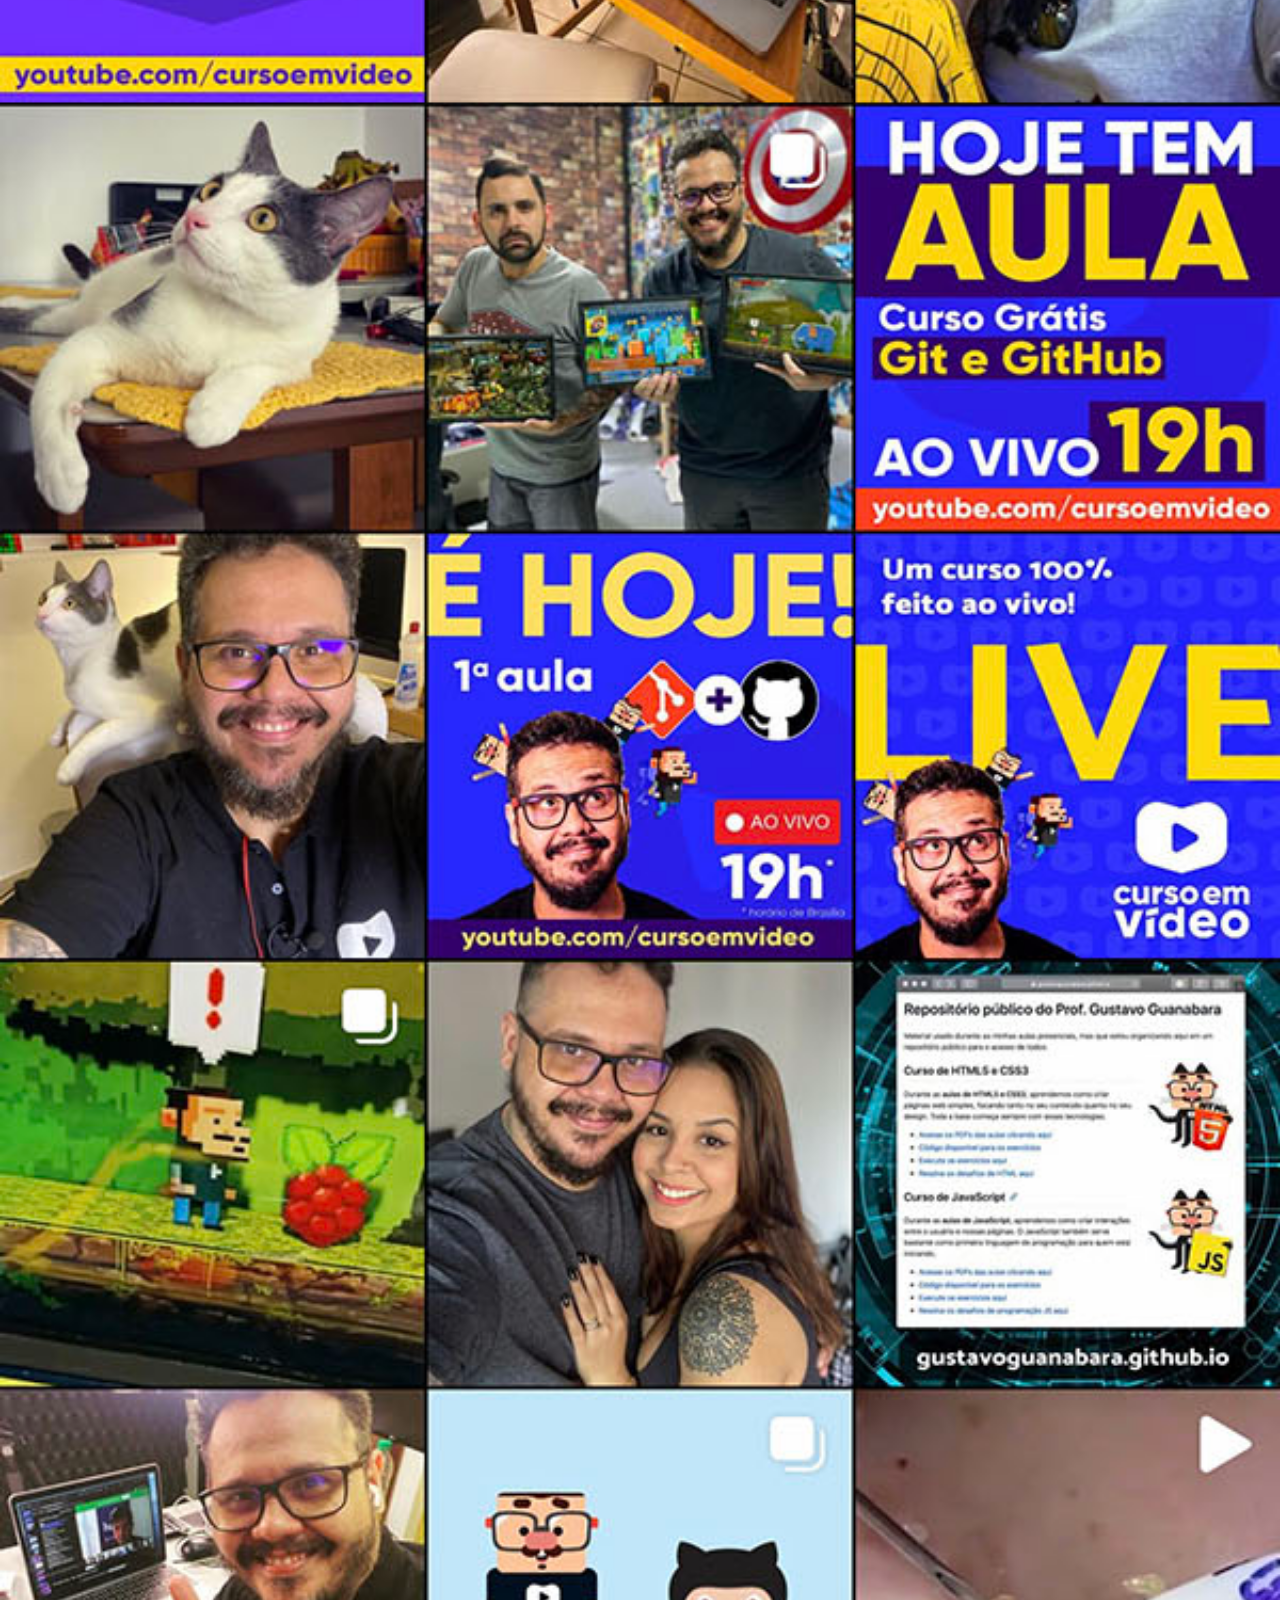
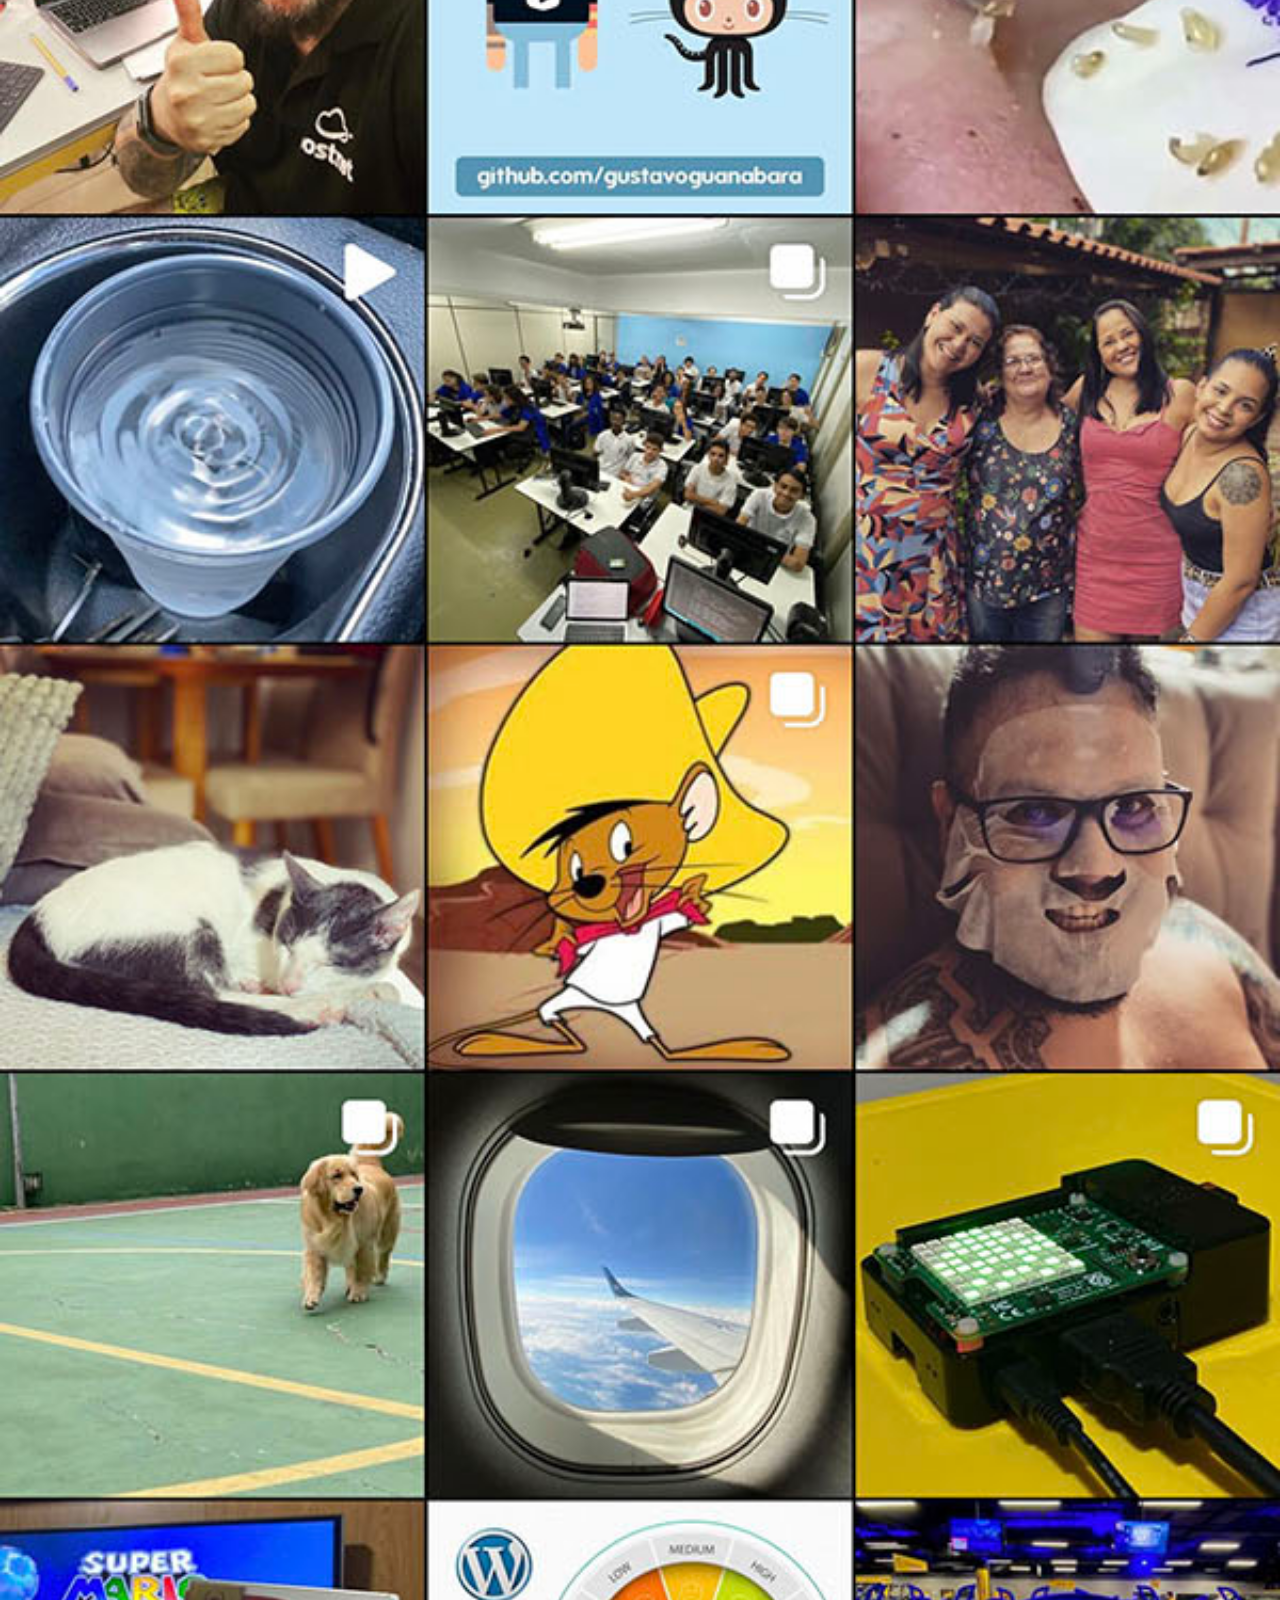
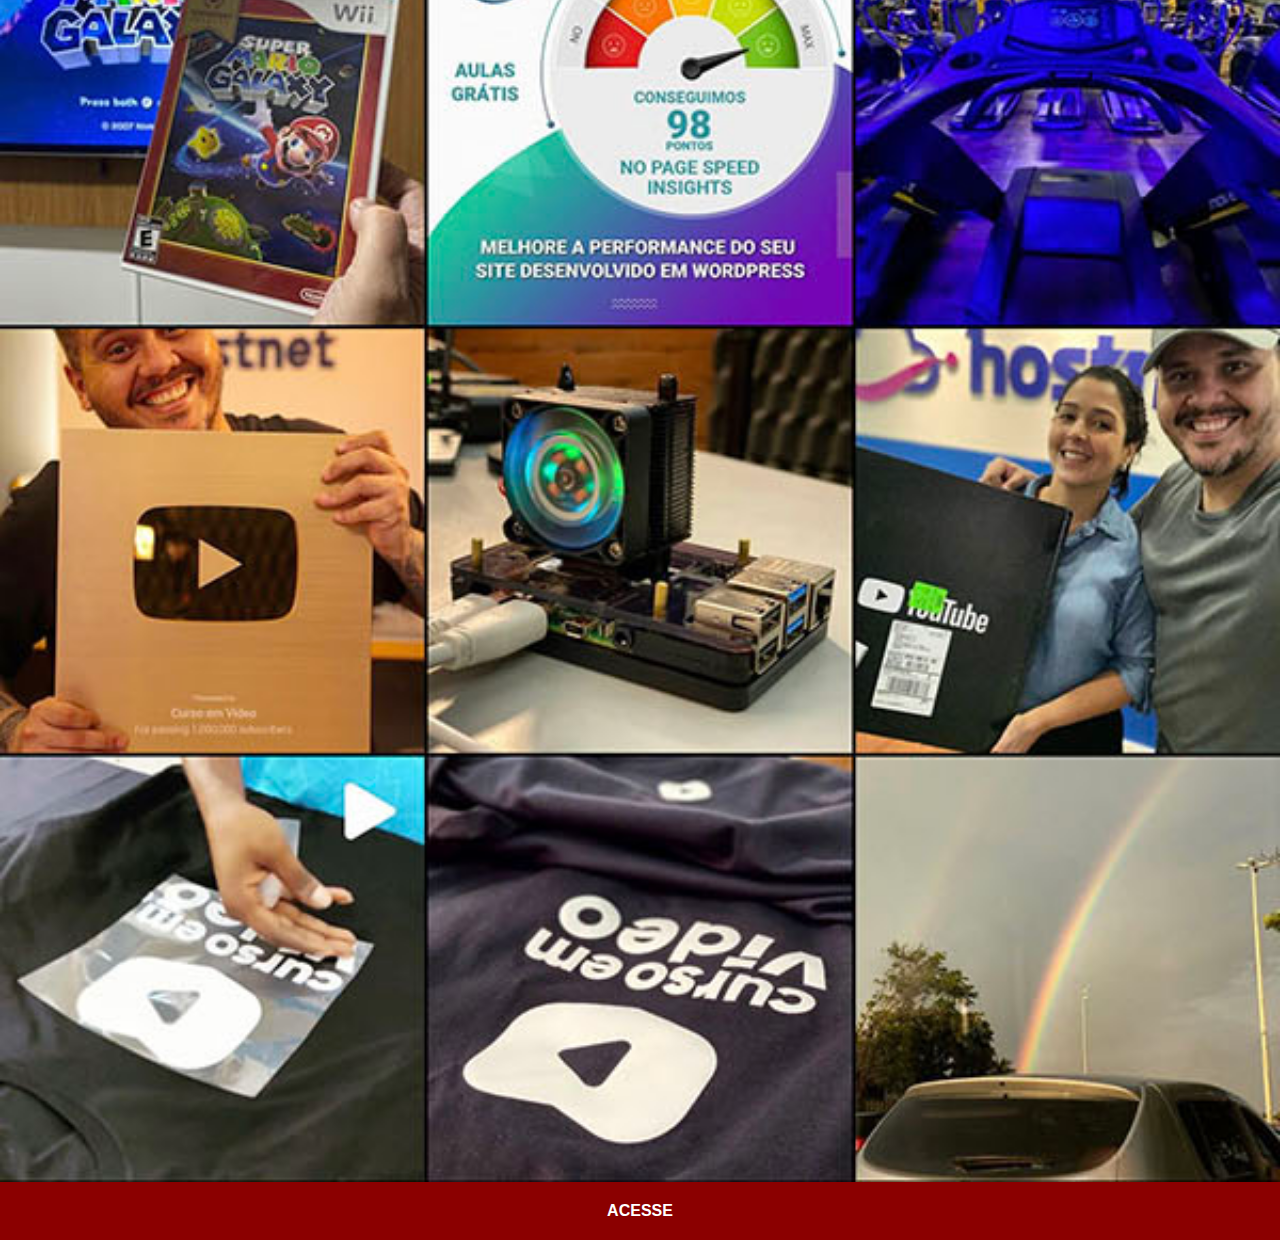
<file: instagran.html>
<!DOCTYPE html>
<html lang="PT-BR">
<head>
    <meta charset="UTF-8">
    <meta name="viewport" content="width=device-width, initial-scale=1.0">
<title>instagram</title>
<link rel="stylesheet" href="estilos/social.css">
    
</head>
<body>
    <img src="imagens/tela-instagram.jpg" alt="instagran">
    <a href="https://www.instagram.com" target="_blank">ACESSE</a>
    
</body>
</html>
</file>
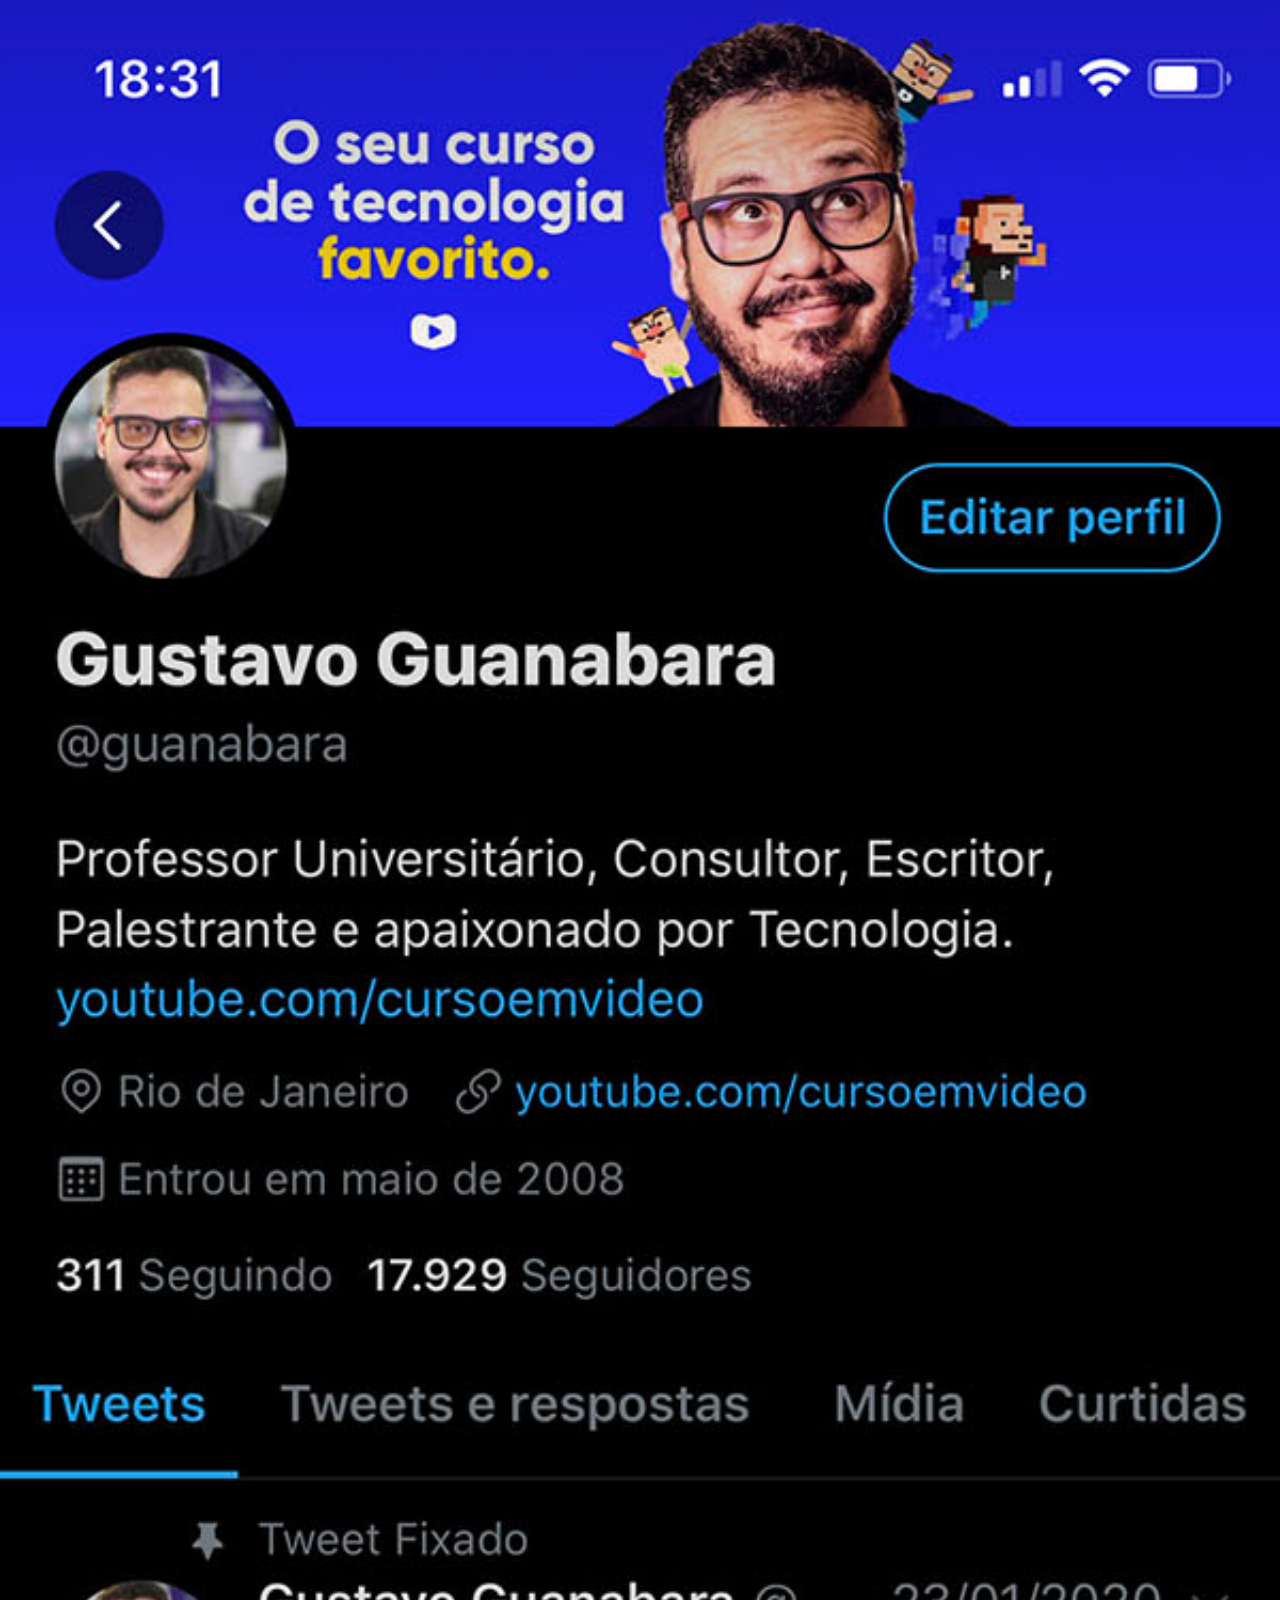
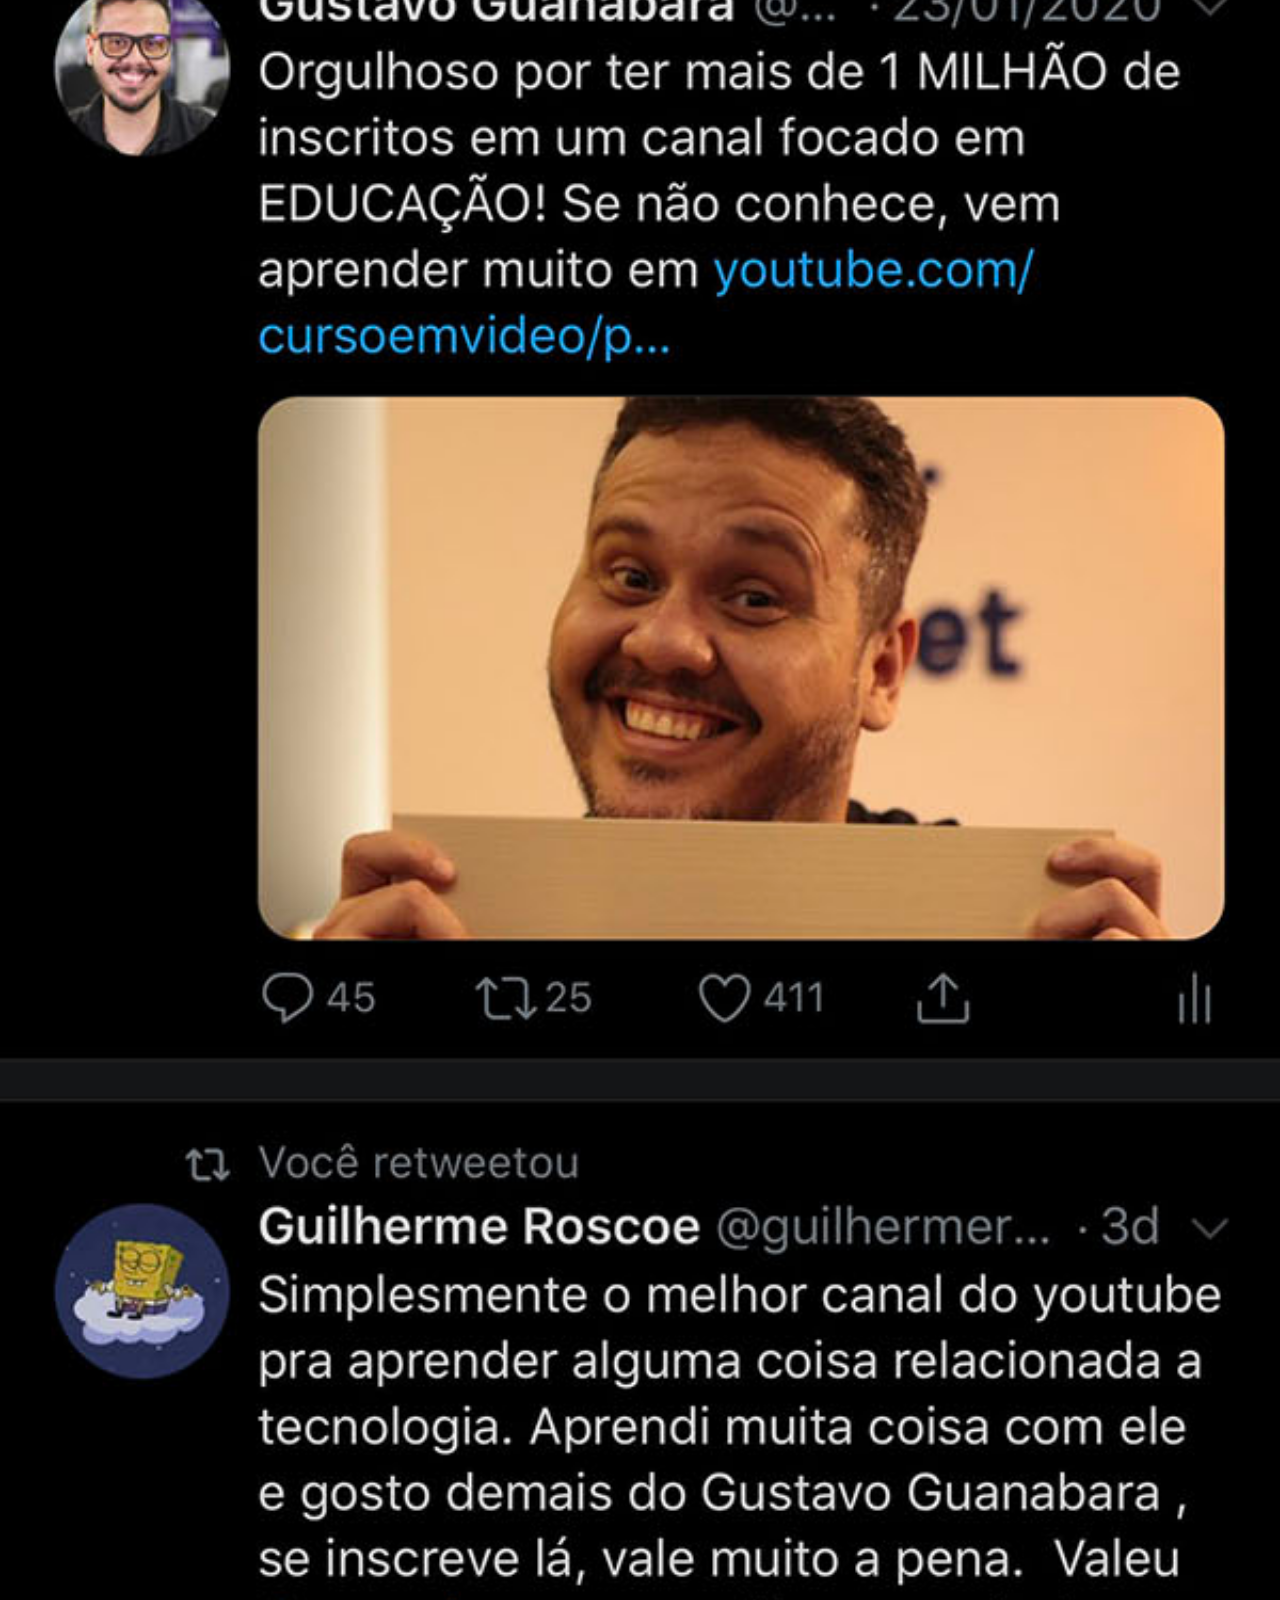
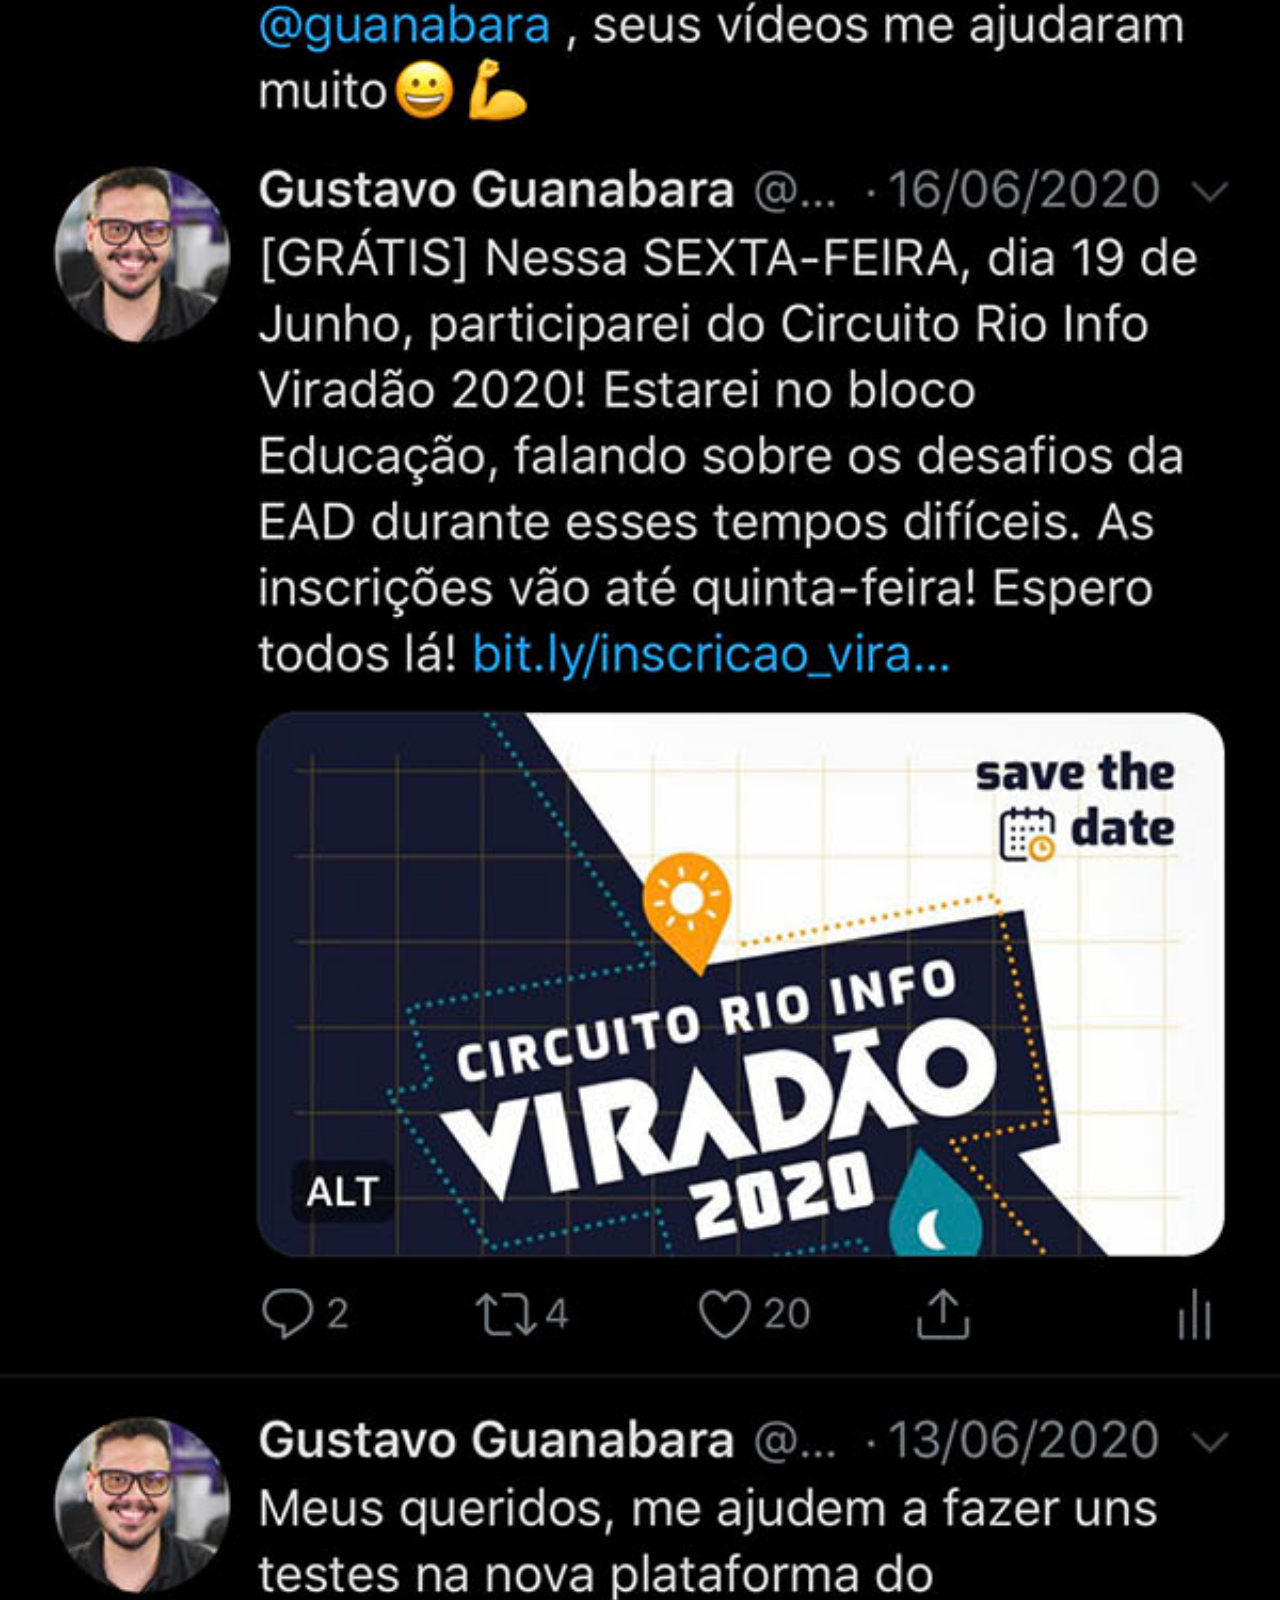
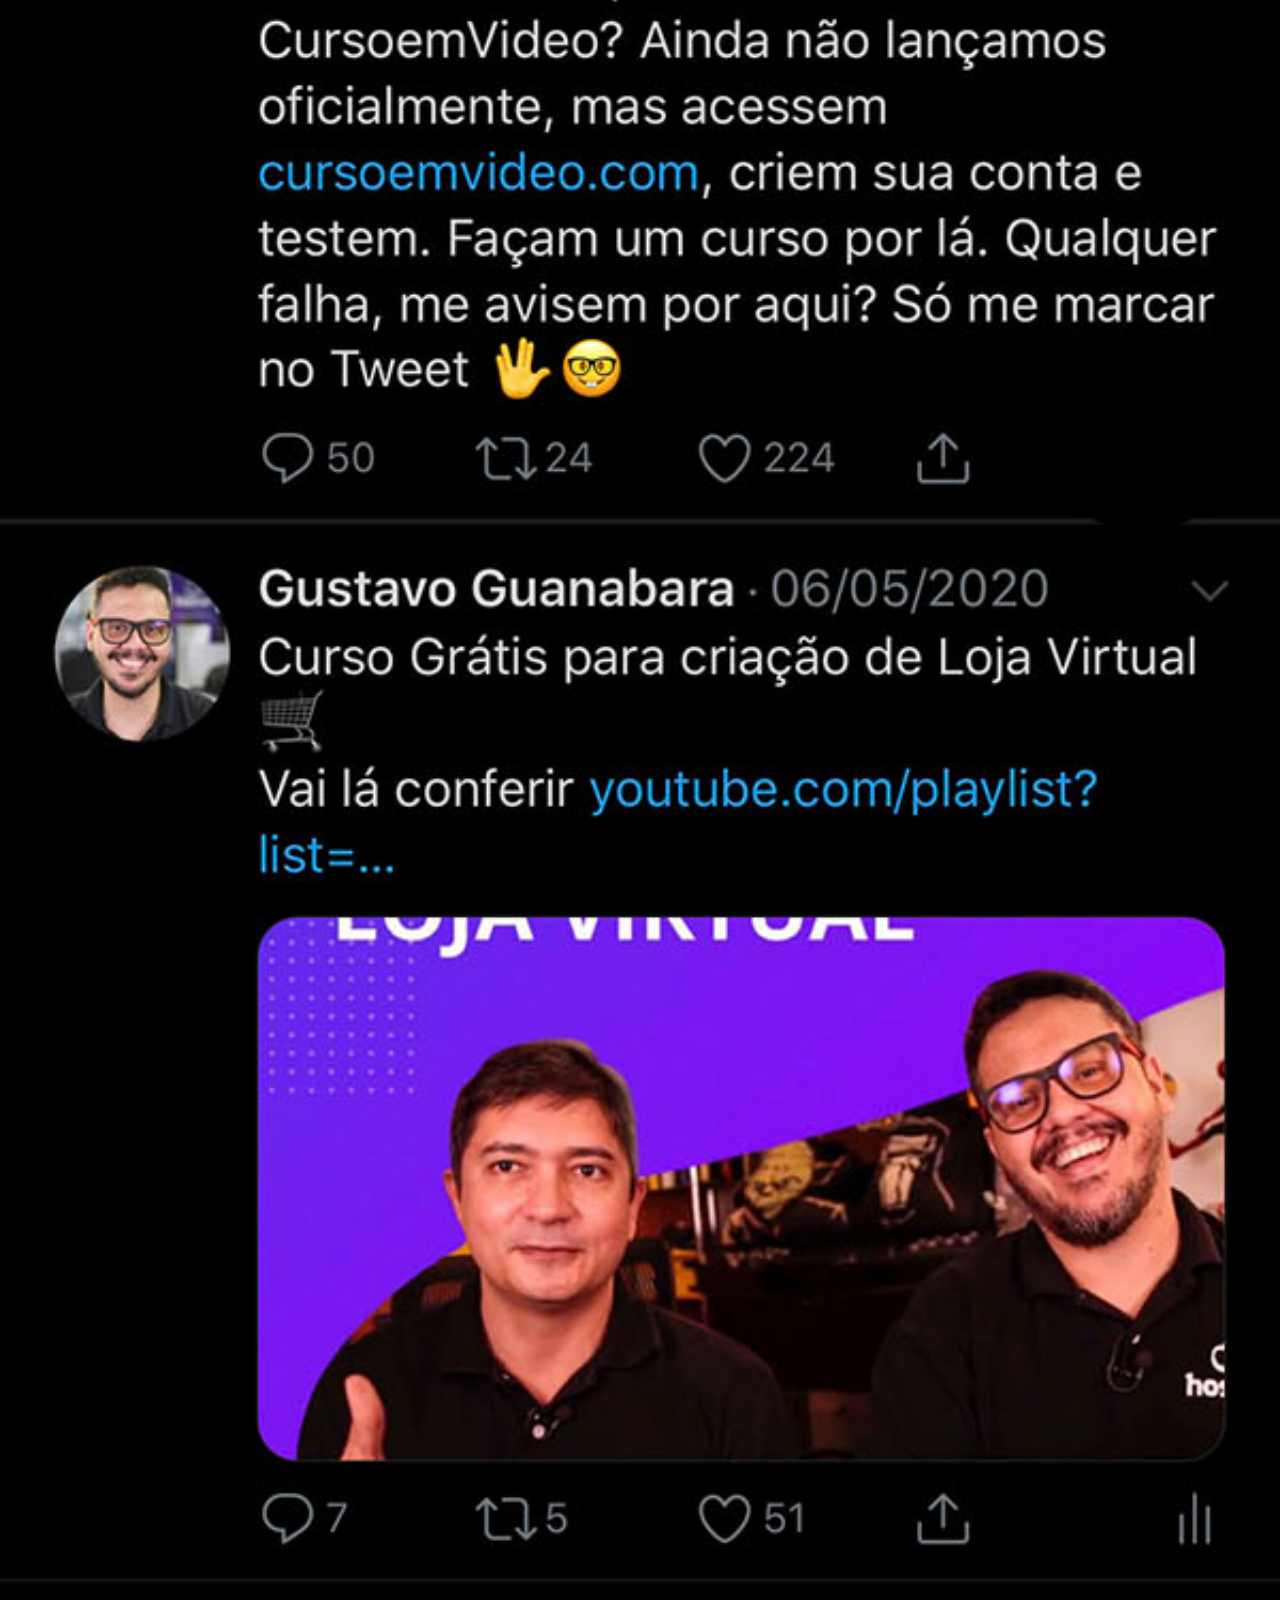
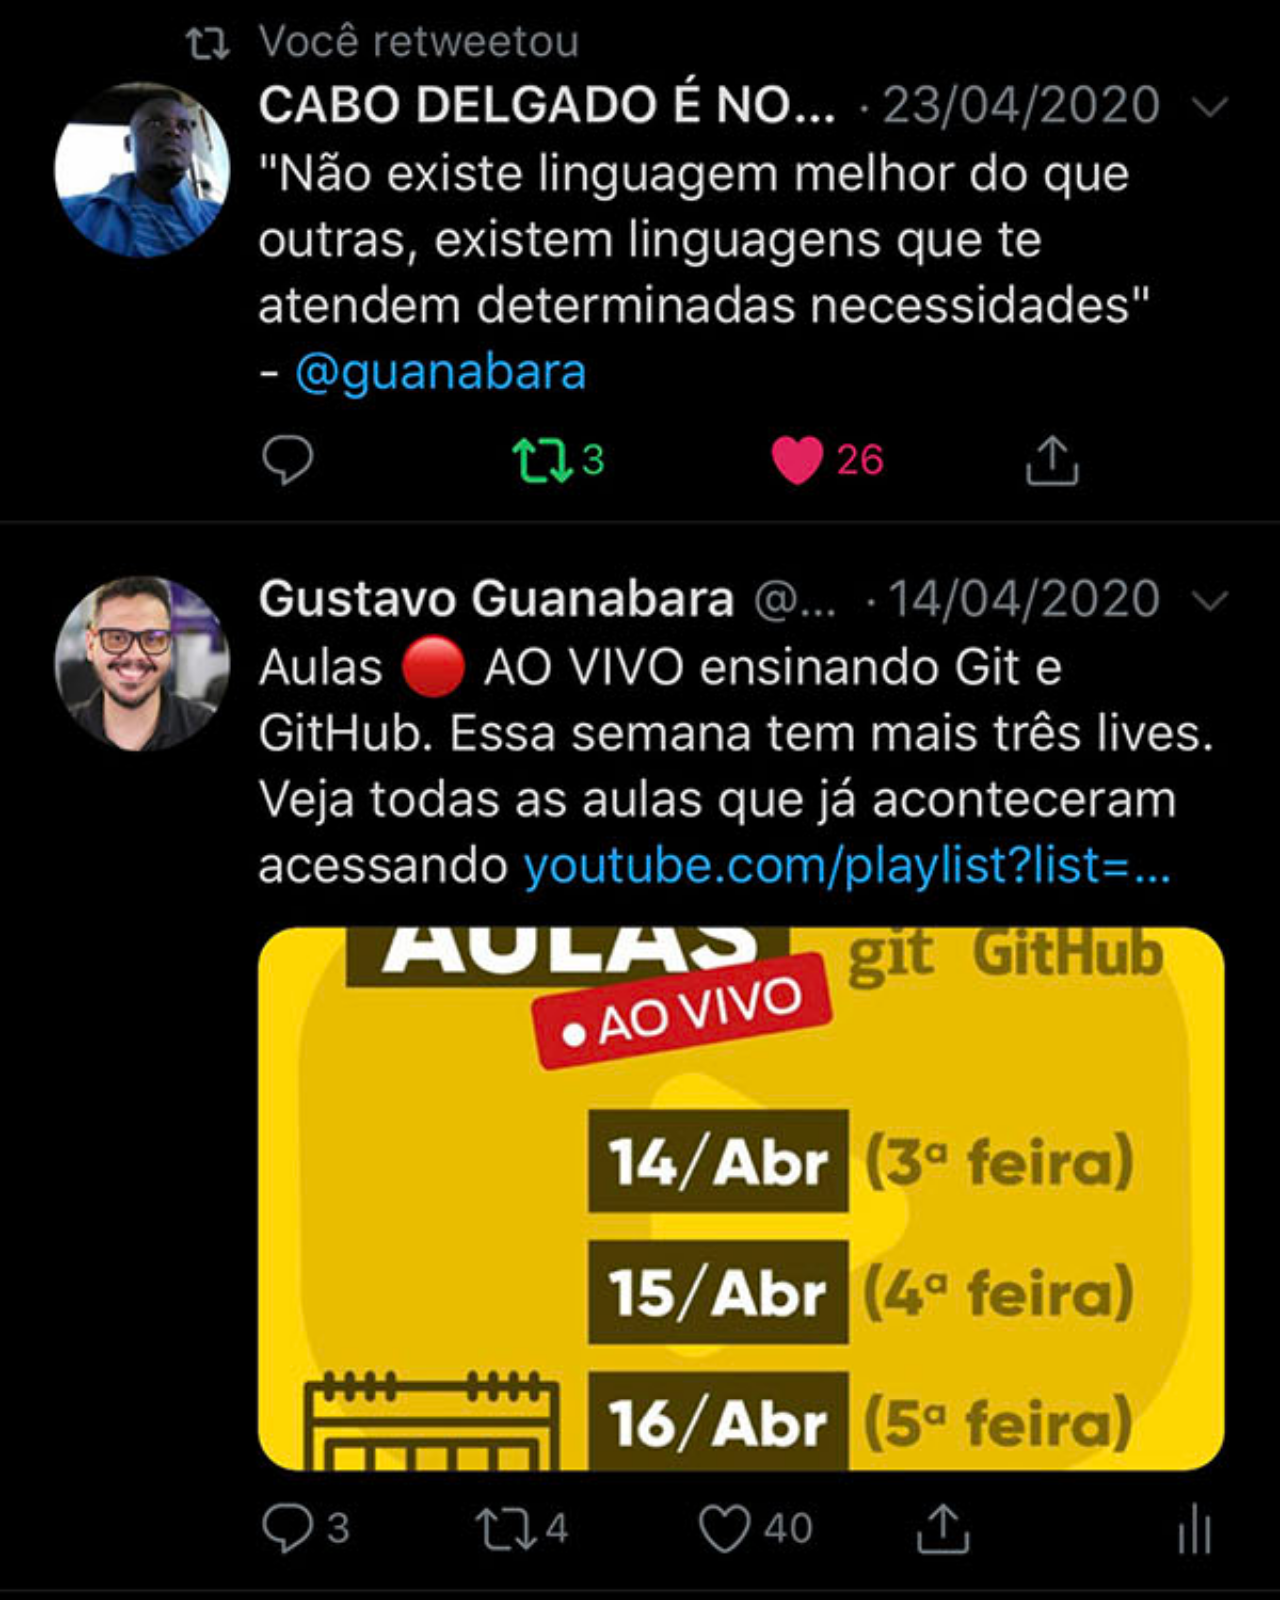
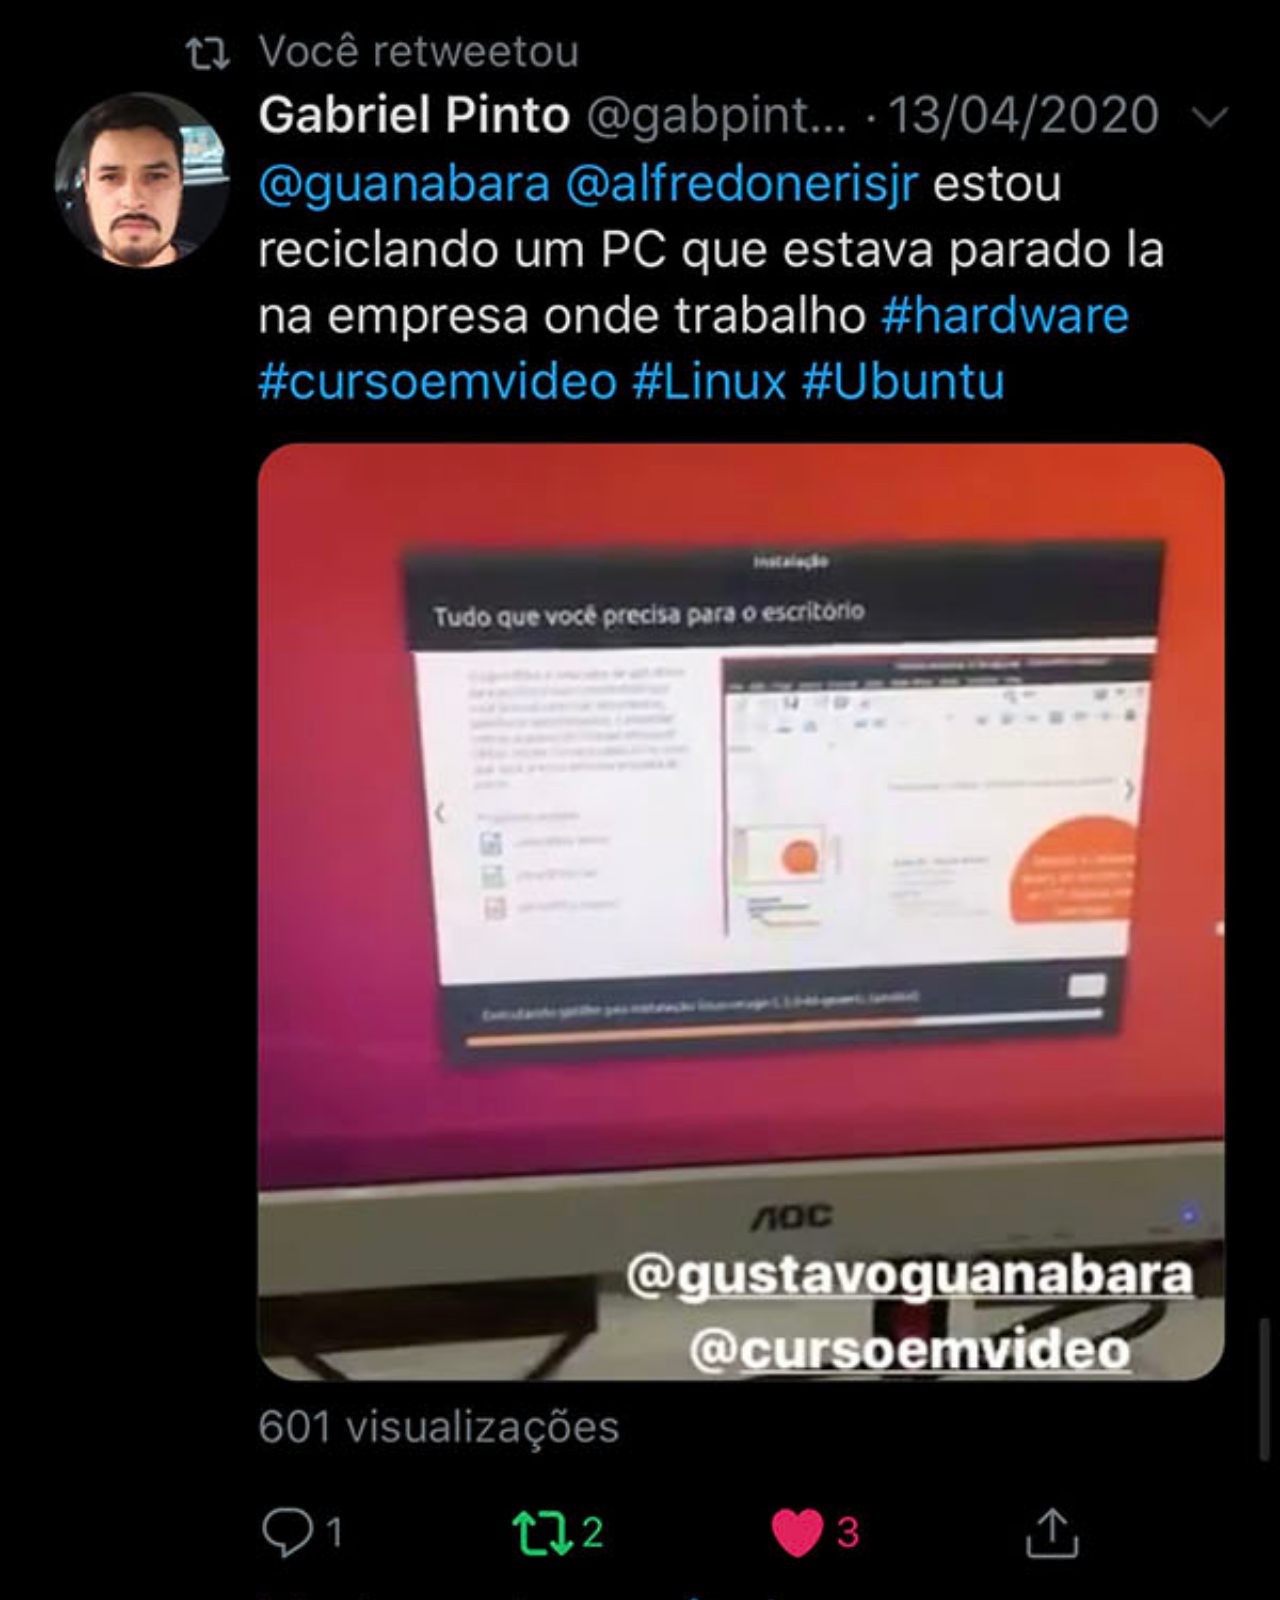
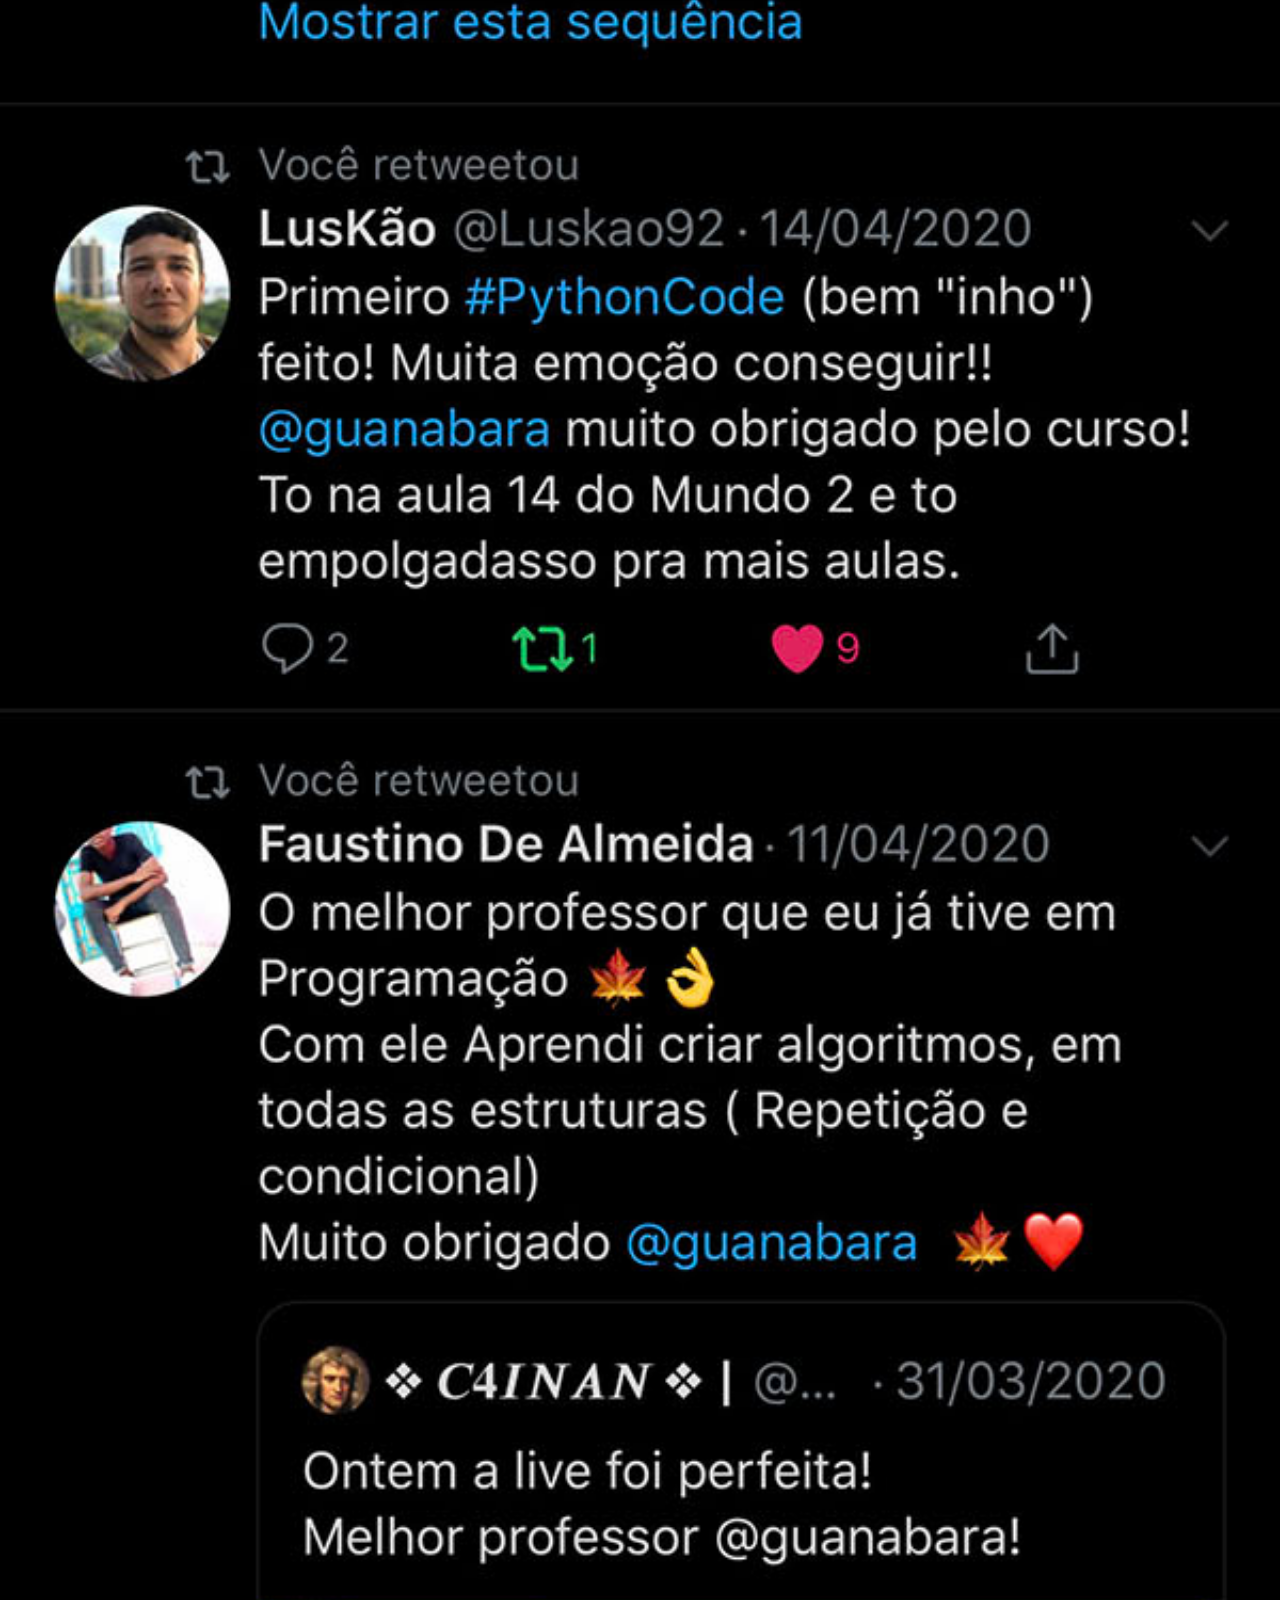
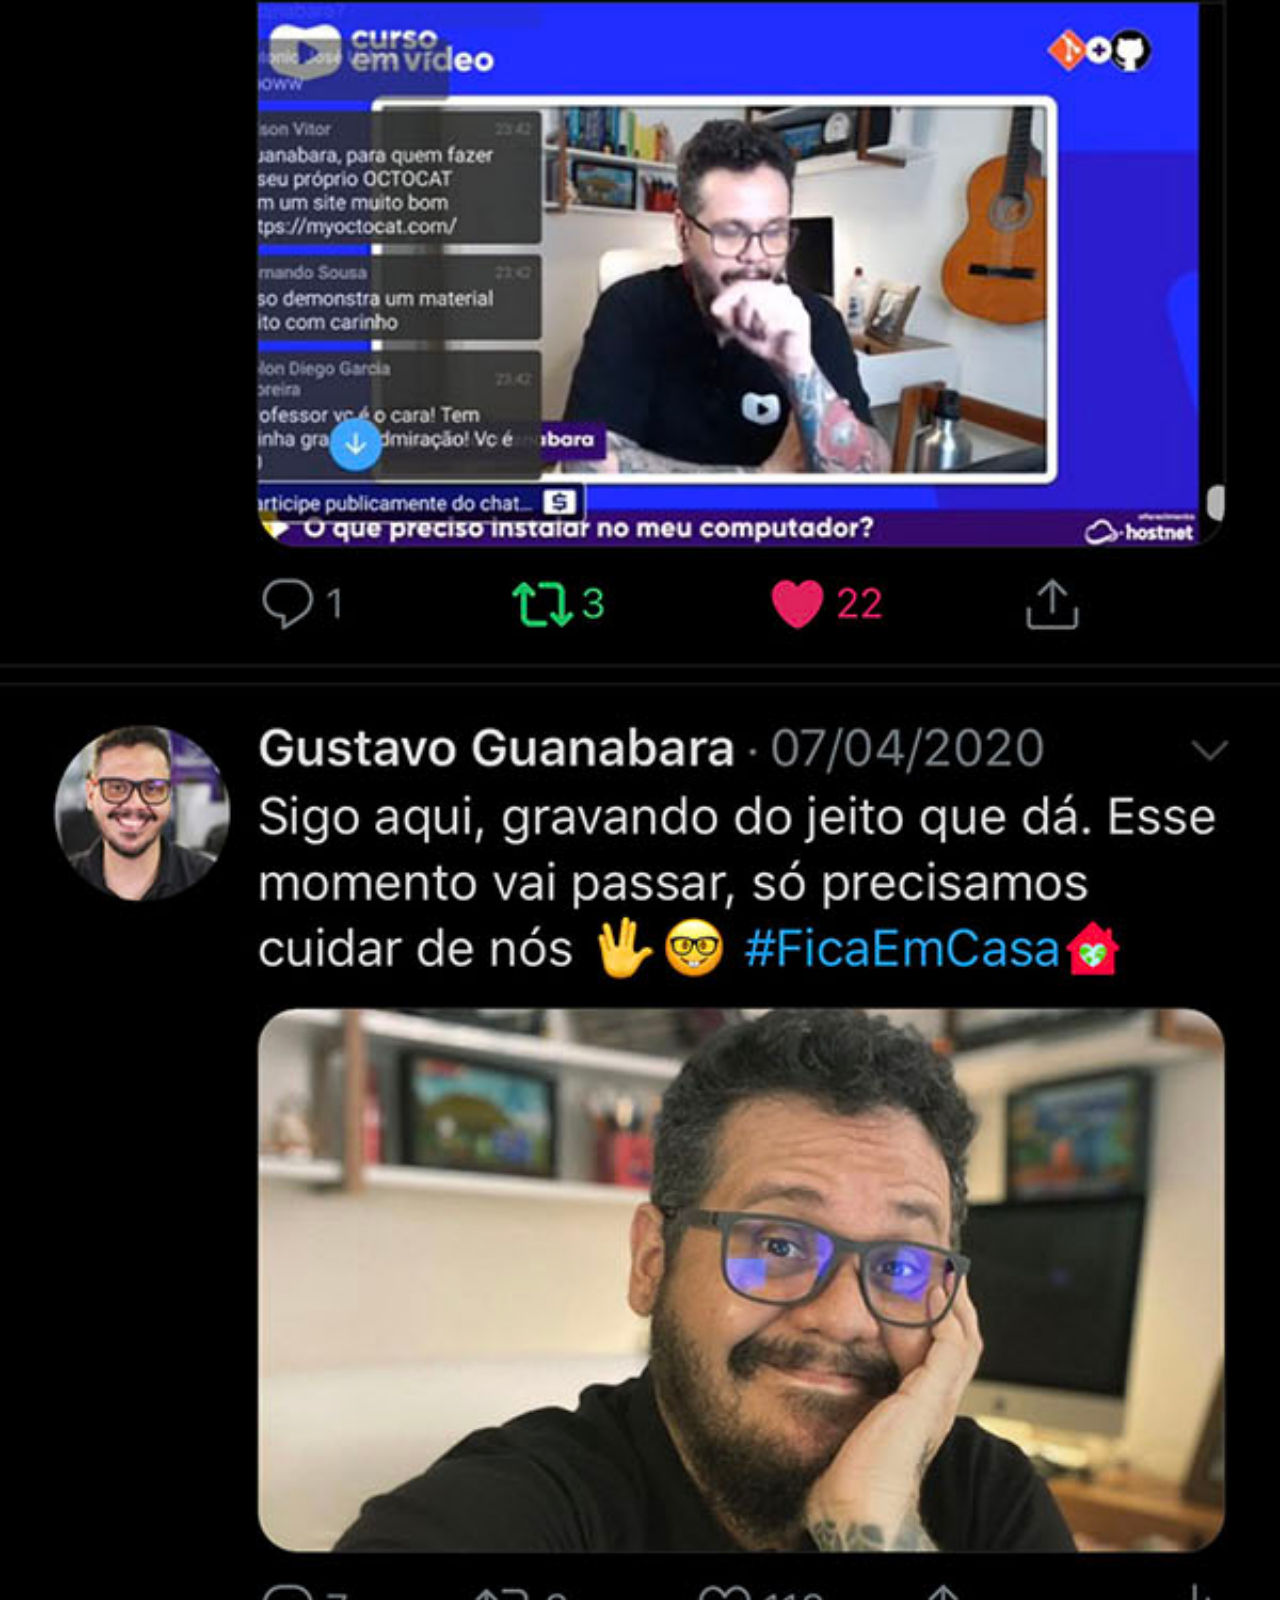
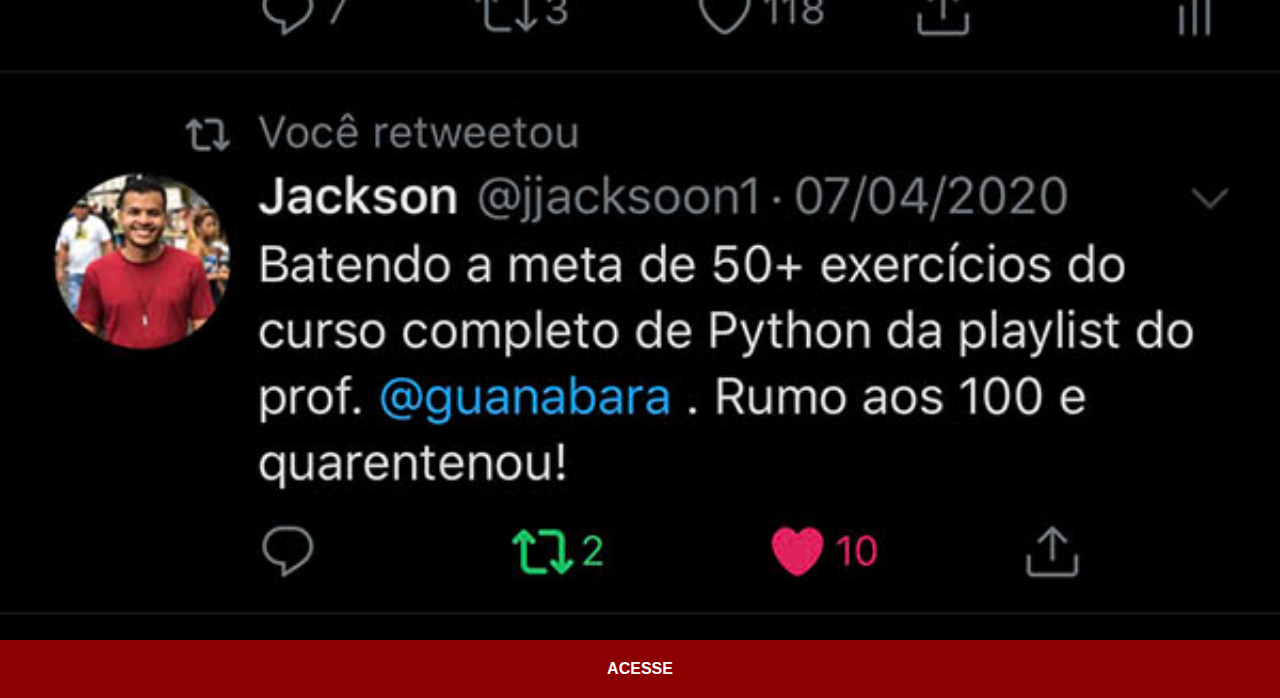
<file: twiter.html>
<!DOCTYPE html>
<html lang="pt-br">
<head>
    <meta charset="UTF-8">
    <meta name="viewport" content="width=device-width, initial-scale=1.0">
    <title>twiter</title>
    <link rel="stylesheet" href="estilos/social.css">
</head>
<body>
    <img src="imagens/tela-twitter.jpg" alt="twiter">
    <a href="https://twitter.com/home?lang=pt" target="_blank">ACESSE</a>
    
</body>
</html>
</file>
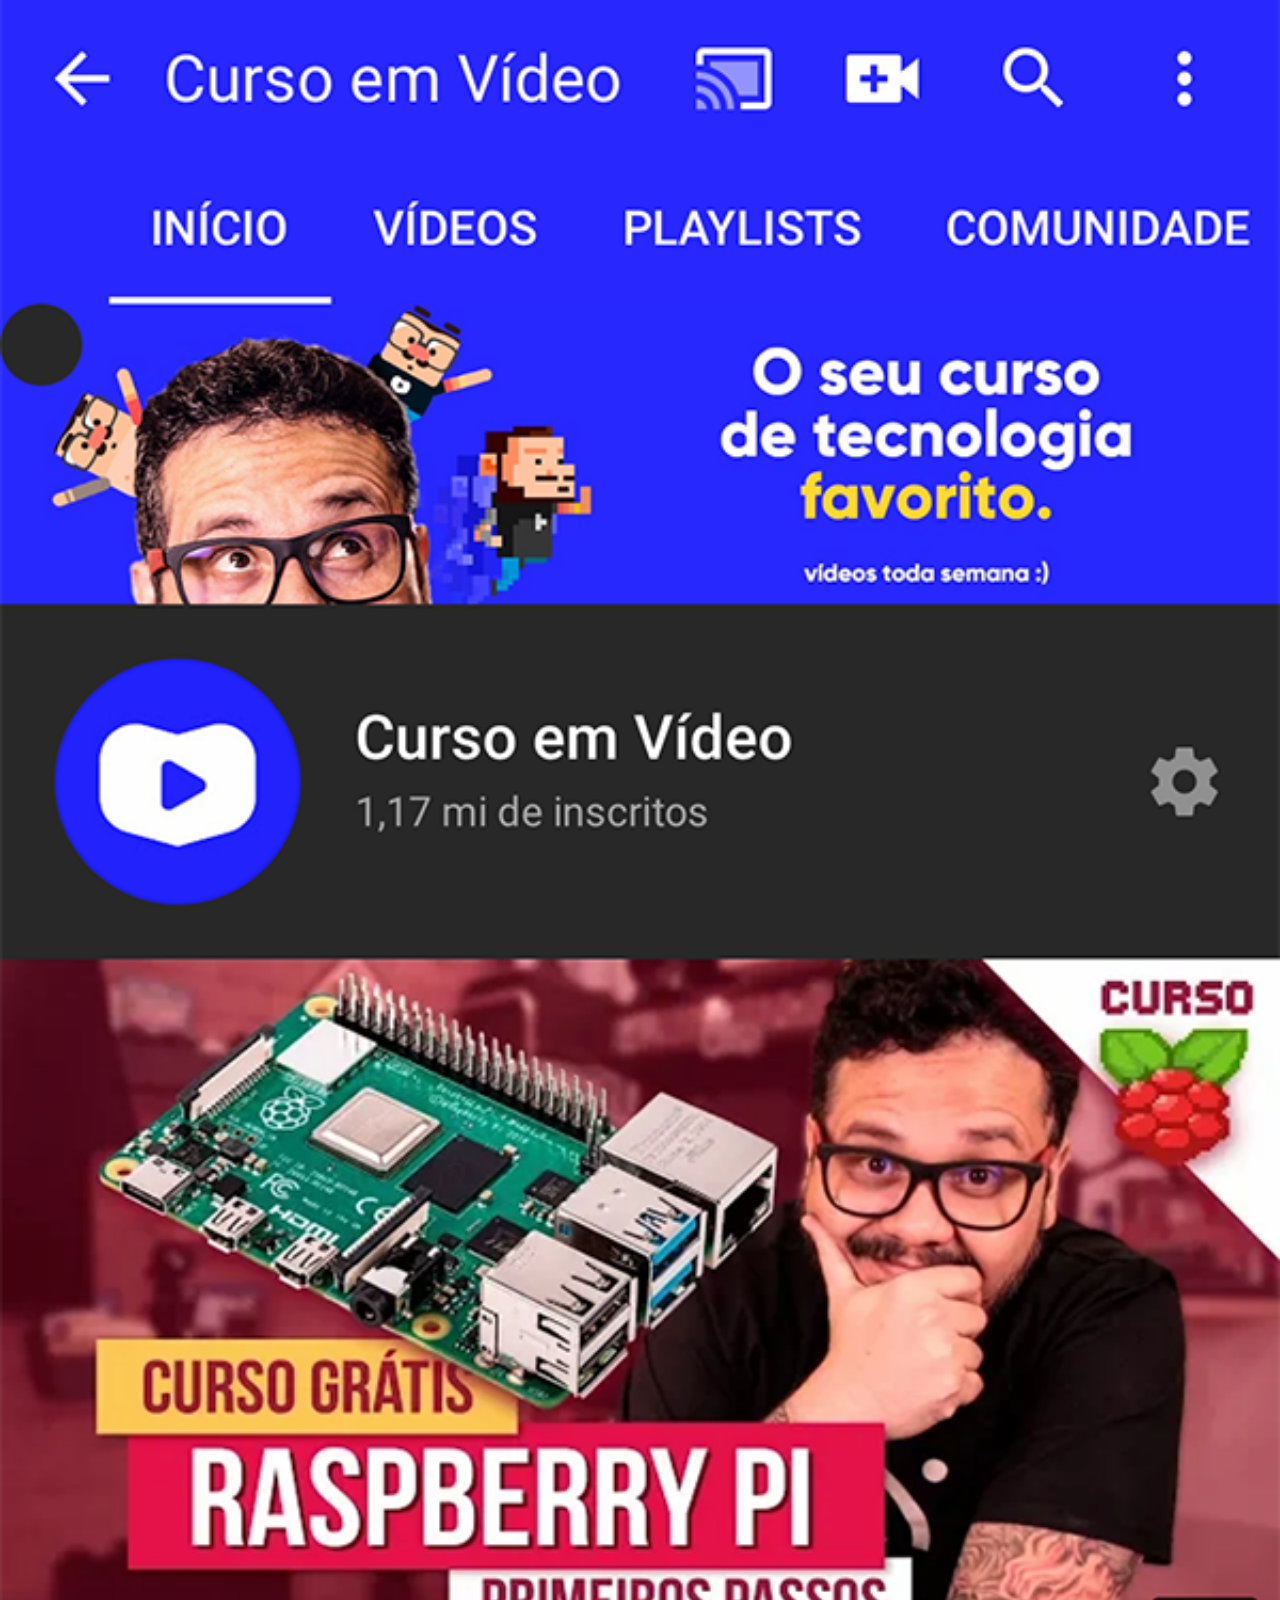
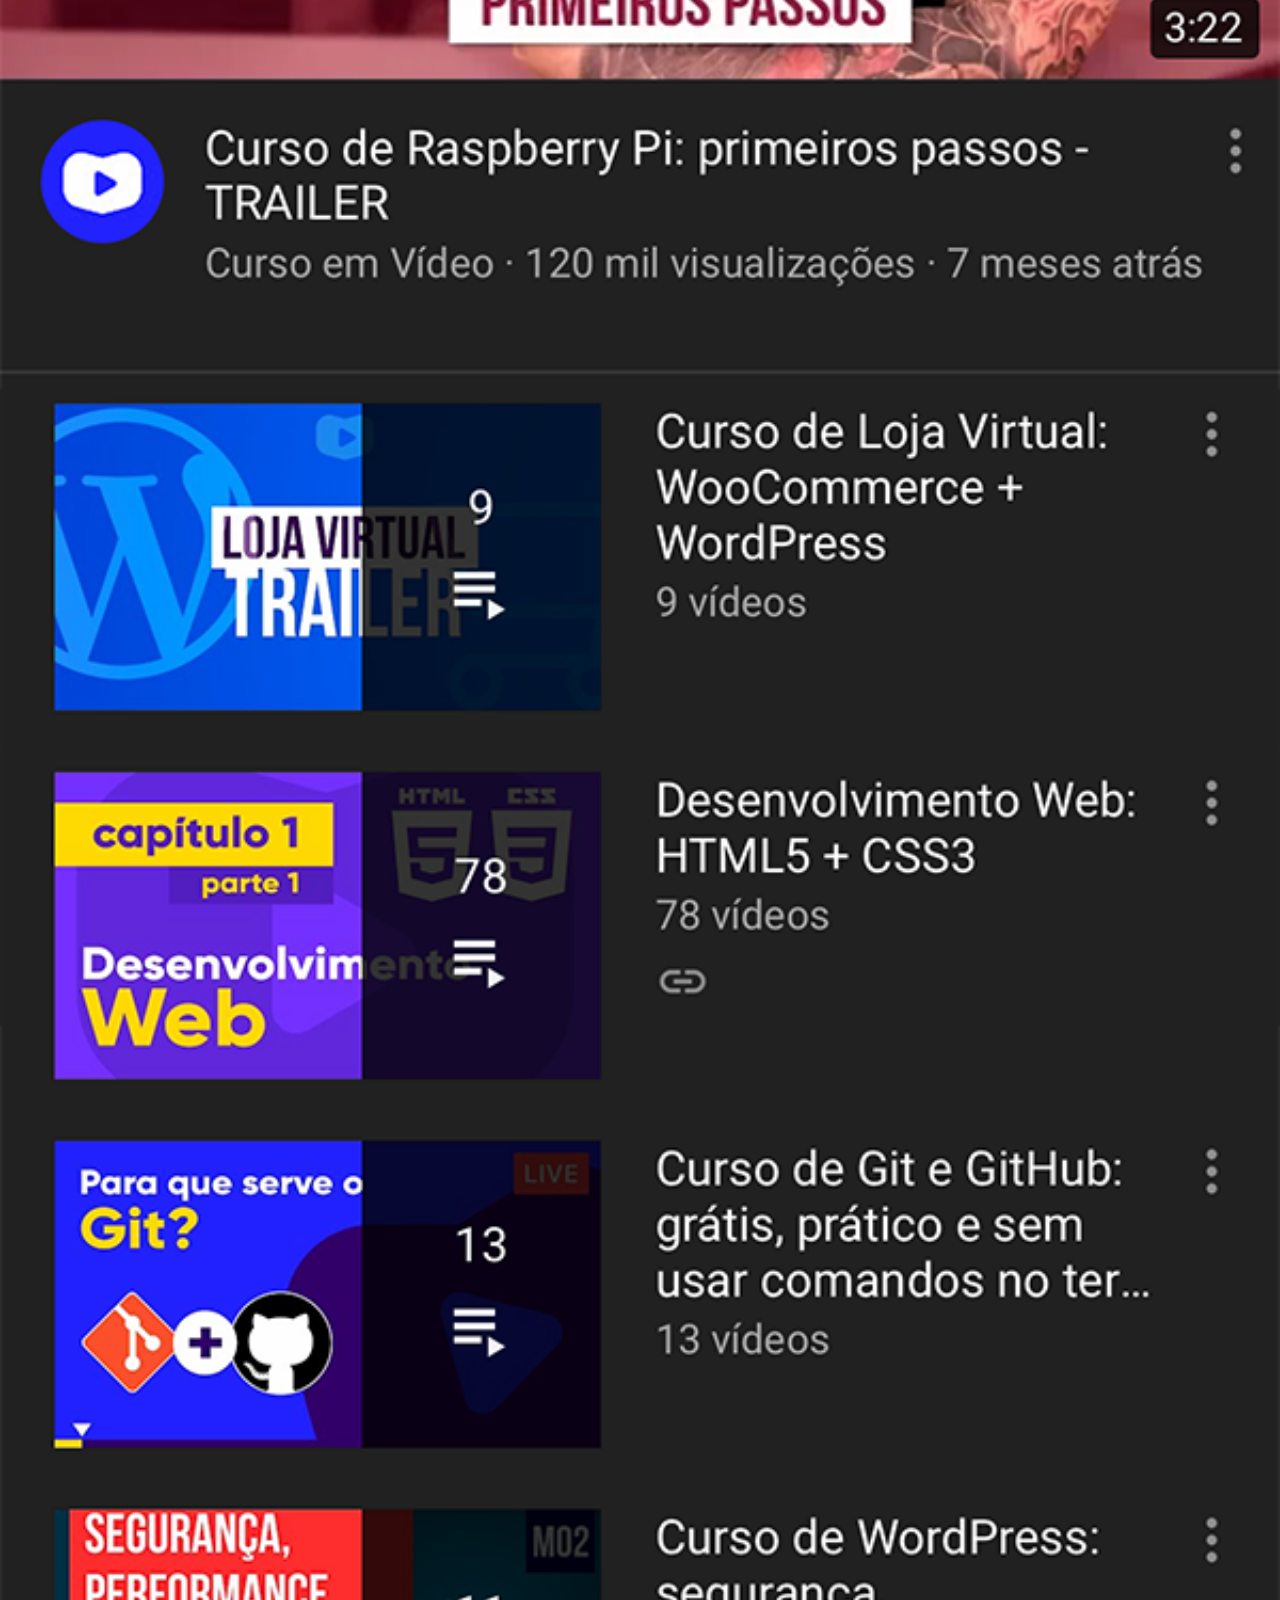
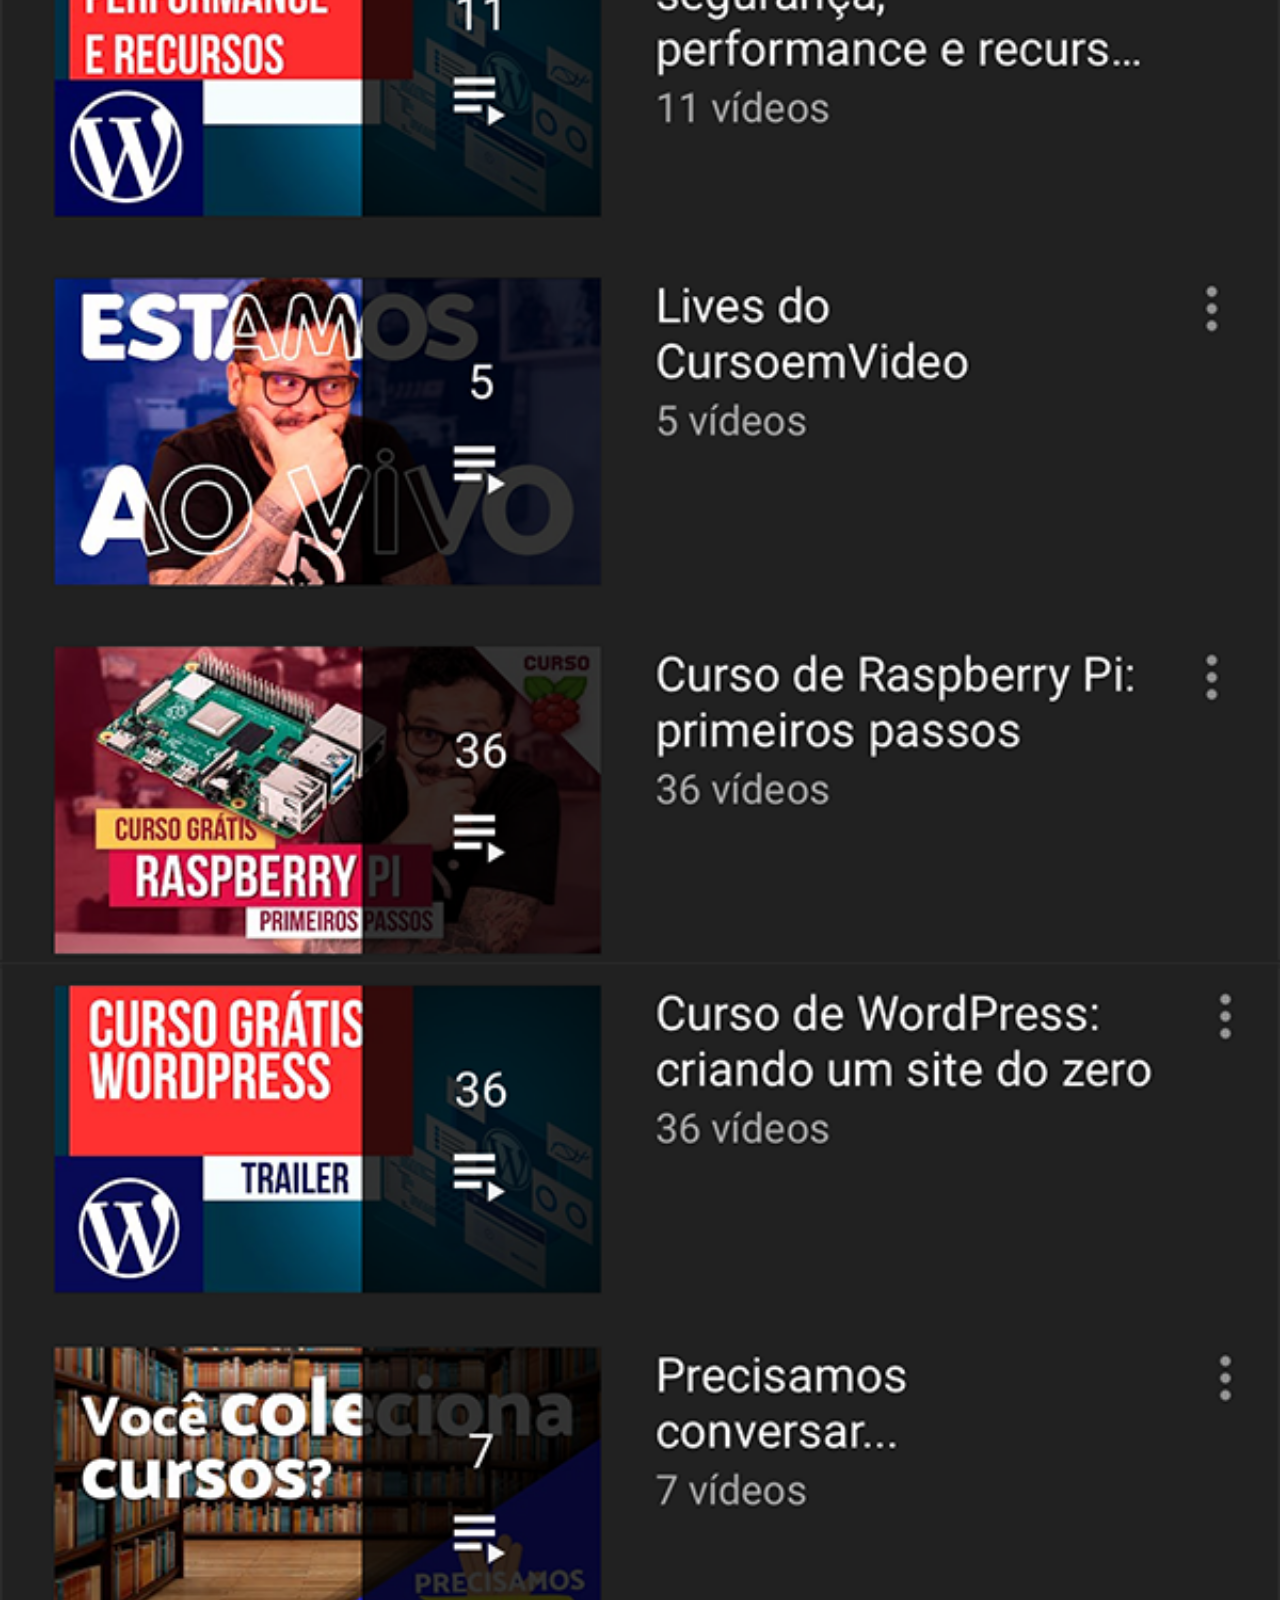
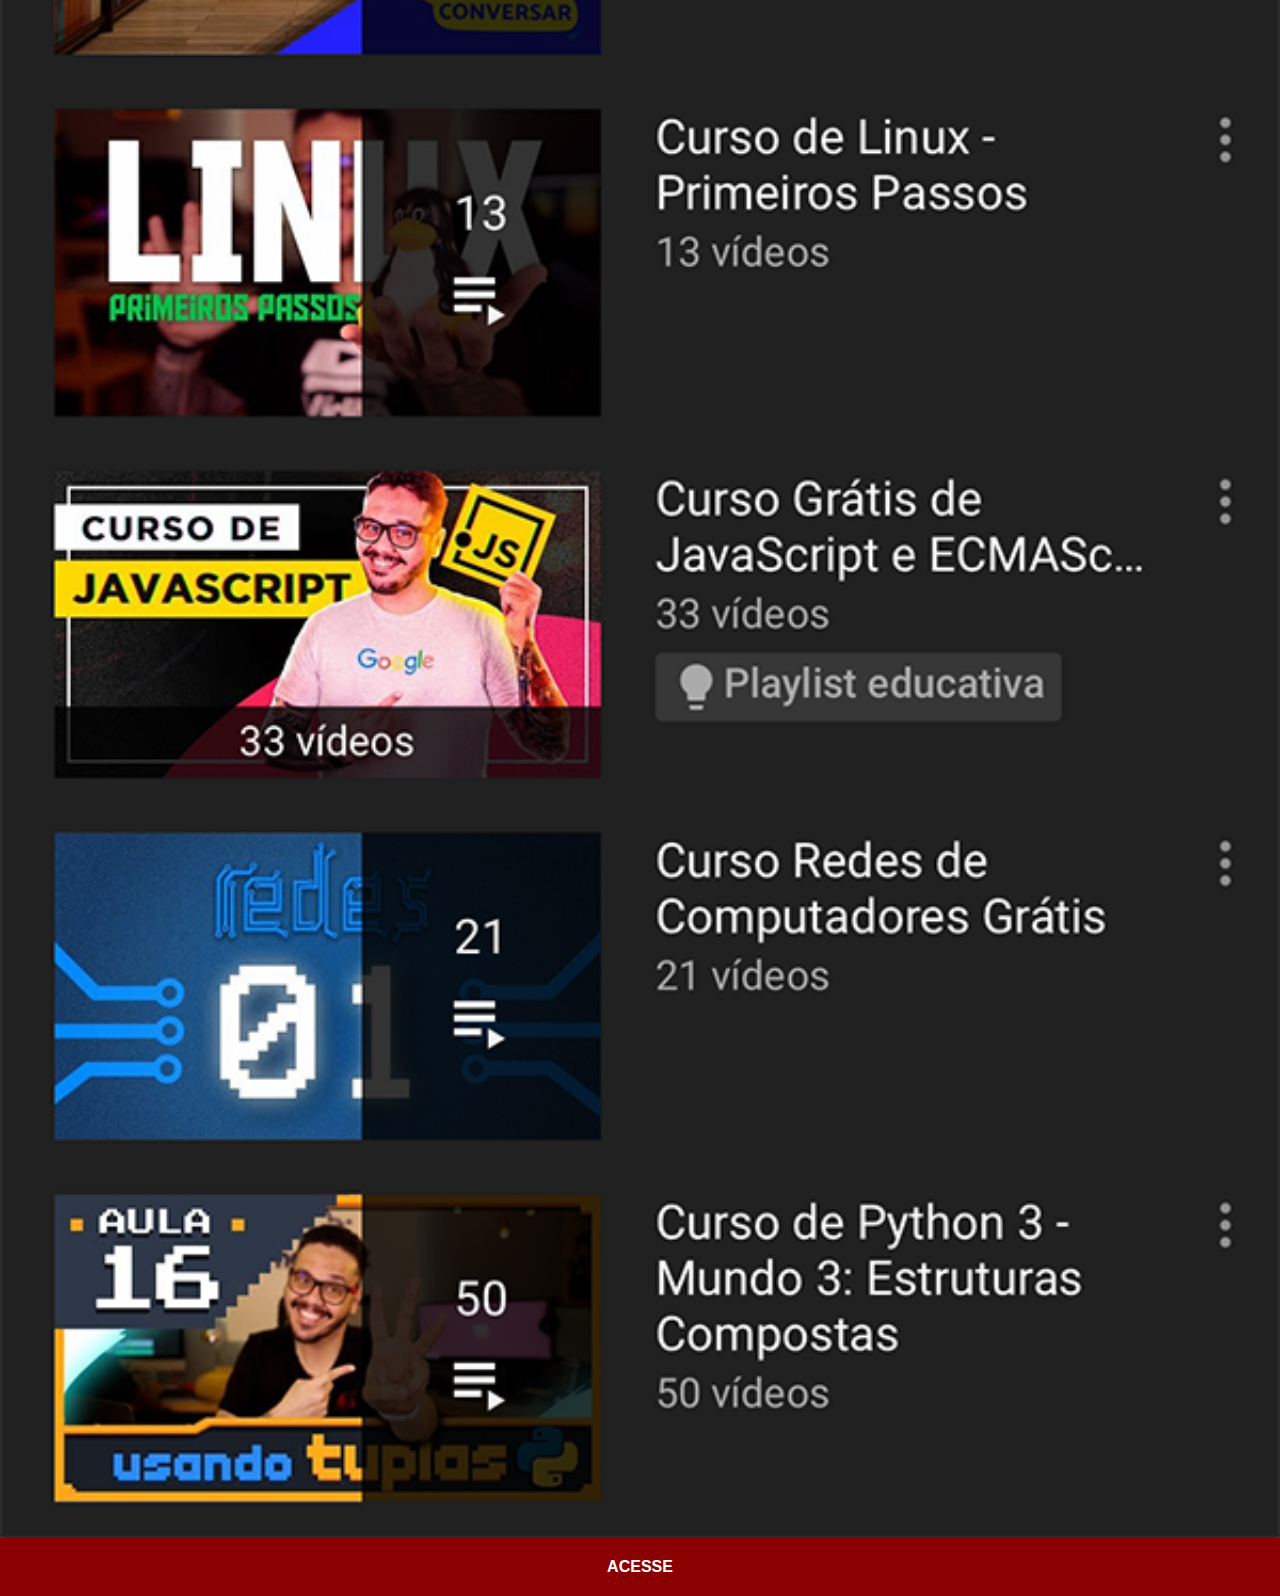
<file: youtube.html>
<!DOCTYPE html>
<html lang="pt-br">
<head>
    <meta charset="UTF-8">
    <meta name="viewport" content="width=device-width, initial-scale=1.0">
    <title>youtube</title>
    <link rel="stylesheet" href="estilos/social.css">
</head>
<body>
    <img src="imagens/tela-youtube.png" alt="youtube">
    <a href="https://www.youtube.com/@ricardoferreira1129/playlists" target="_blank">ACESSE</a>
    
</body>
</html>
</file>
<file: estilos/style.css>
@charset "utf-8";

*{
    margin: 0px;
    padding: 0px;
    font-family: Arial, Helvetica, sans-serif;

}

html, body{
    height: 100vh;
    width: 100vw;
    background-color: black;
}

body{
    background: url(../imagens/fundo-madeira.jpg) no-repeat top center ;
    background-size:cover ;
    background-attachment: fixed;
}

main{

    position: relative;
    height: 100vh;
   

}

section#telefone{
    
    position:absolute;
    top: 50%;
    left: 50%;
    transform: translate(-50%,-50%);

    width: 311px;
    height: 627px;
    background:url(../imagens/frame-iphone.png) no-repeat;
}

iframe#tela{
    position: relative;
    top: 80px;
    left: 21px;
    width: 269px;
    height: 472px;
}

section#redes-sociais{
    text-align: right;
}

section#redes-sociais img{
    width: 50px;
    margin: 10px;
    border-radius: 50%;
    box-shadow: 5px 5px 10px rgba(0, 0, 0, 0.400);
    box-sizing: border-box;

}

section#redes-sociais img:hover{
    border: 3px solid rgba(255, 255, 255, 0.600);
    transform: translate(-3px -3px);
    box-shadow: 5px 5px 10px rgba(0, 0, 0, 0.642);
    transition: transform .3s, border .5s;
    
}
</file>
<file: estilos/social.css>
@charset "utf-8";

*{
    margin: 0px;
    padding: 0px;
    font-family: Arial, Helvetica, sans-serif;
    

}

::-webkit-scrollbar{
    width: 0px;
    height: 0px;
}

img{
    width: 100vw;
    
    



}

a{
    display: block;
    background-color: darkred;
    color: white;
    text-align: center;
    padding: 20px;
    font-weight: bolder;
    text-decoration: none;
    margin-top: -4px;
  
}

a:hover{
    background-color: red;
}
</file>
